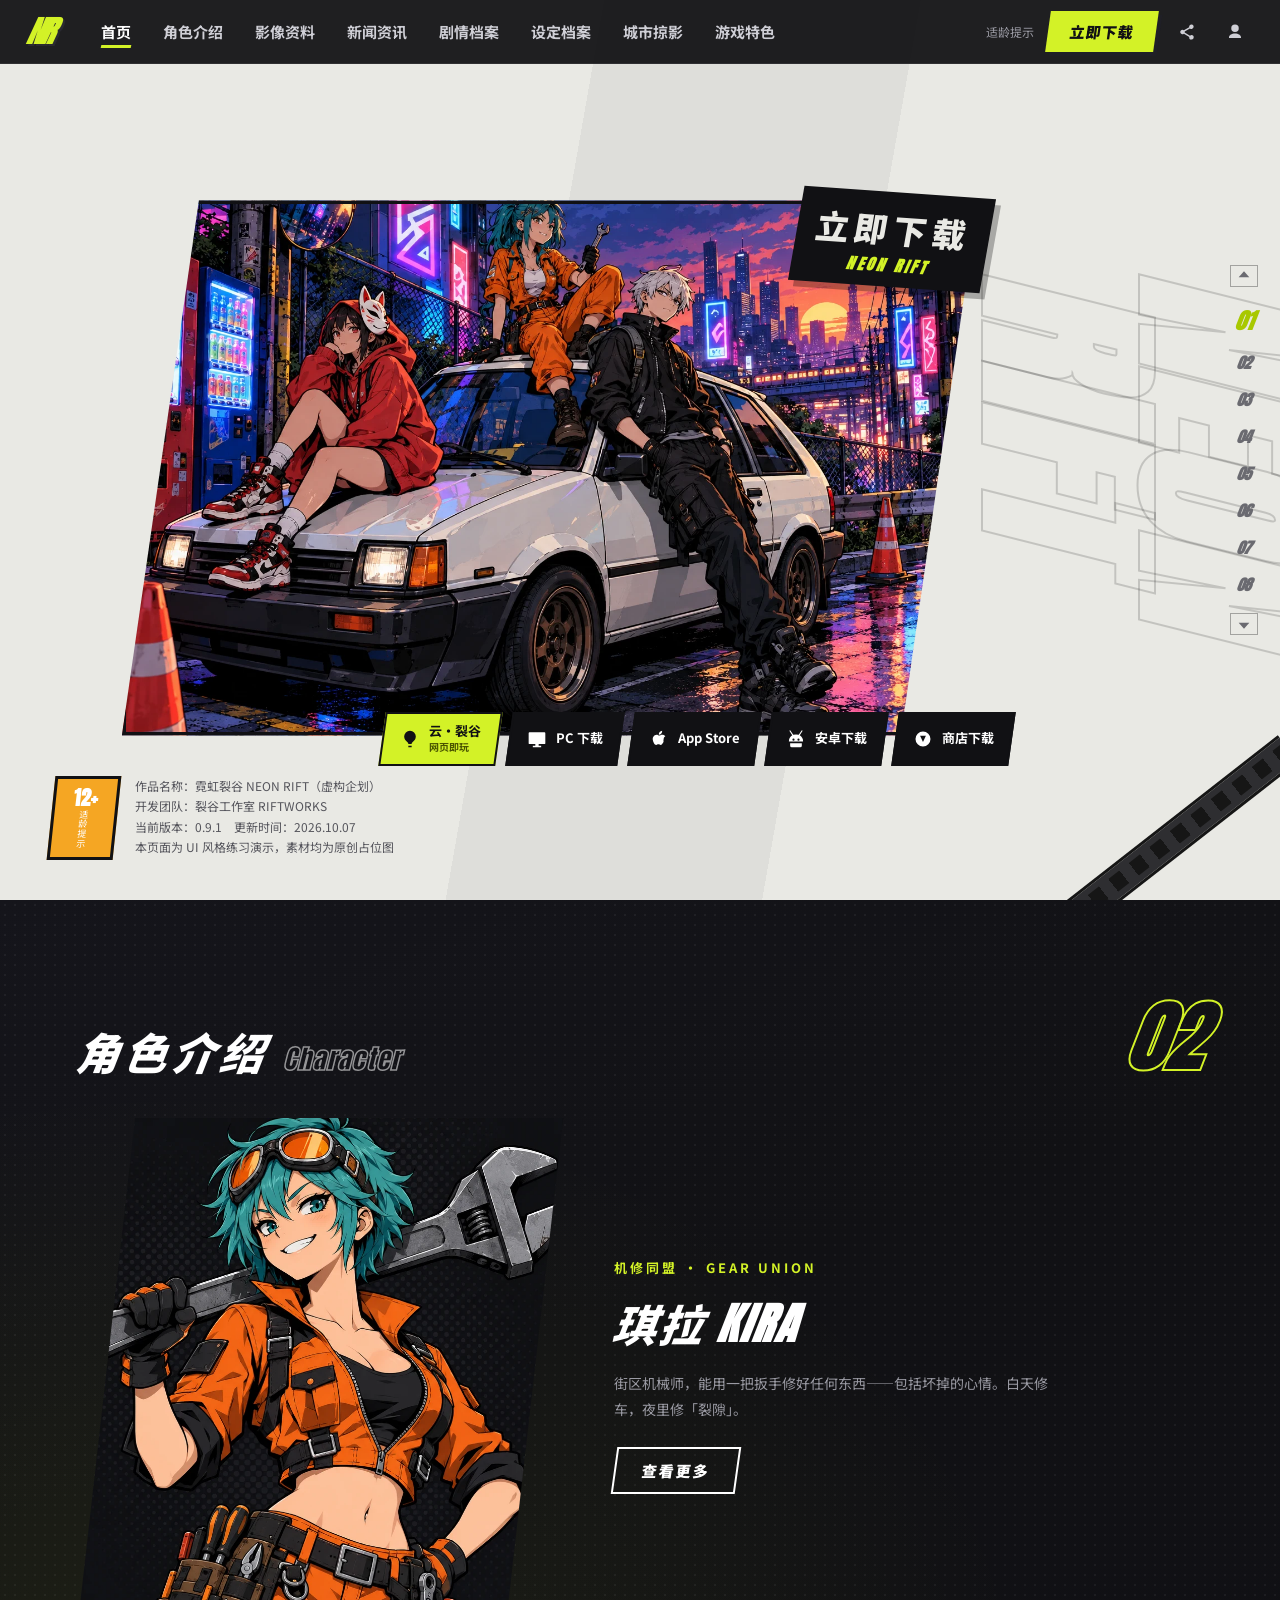
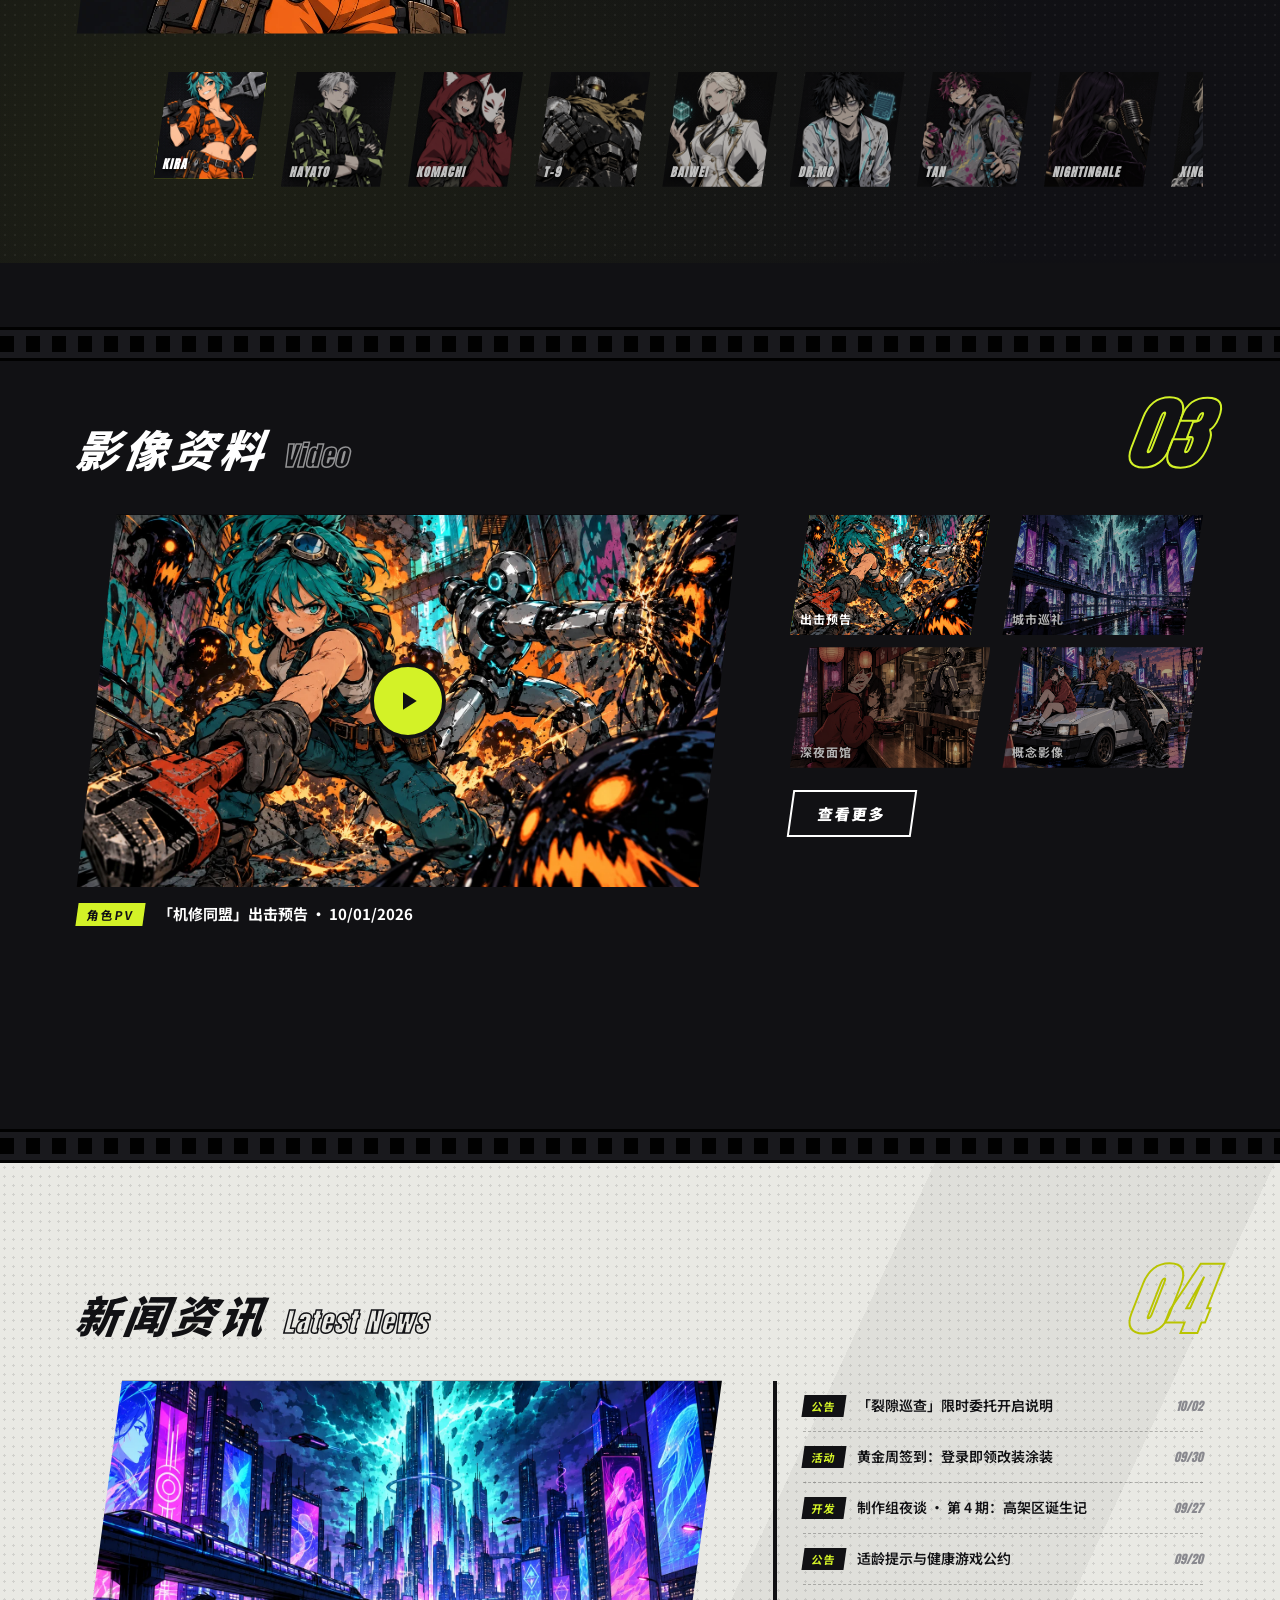
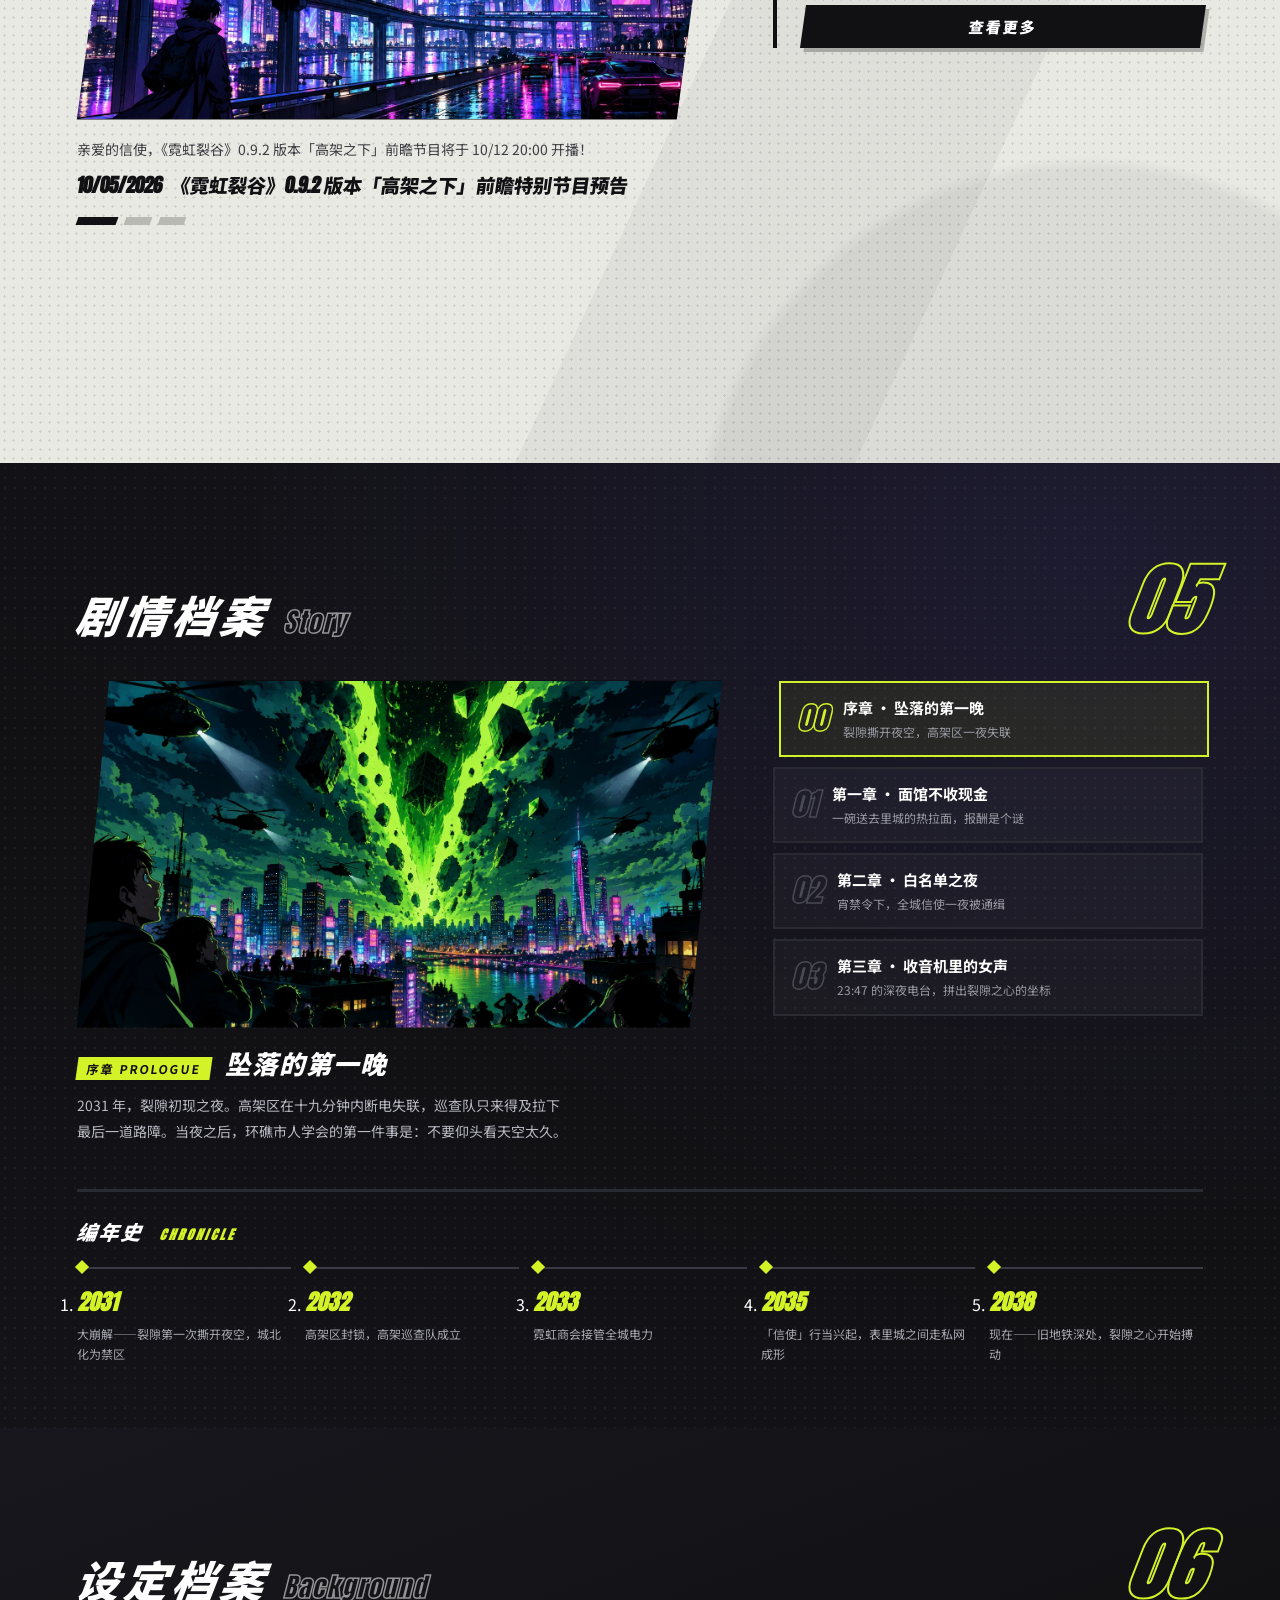
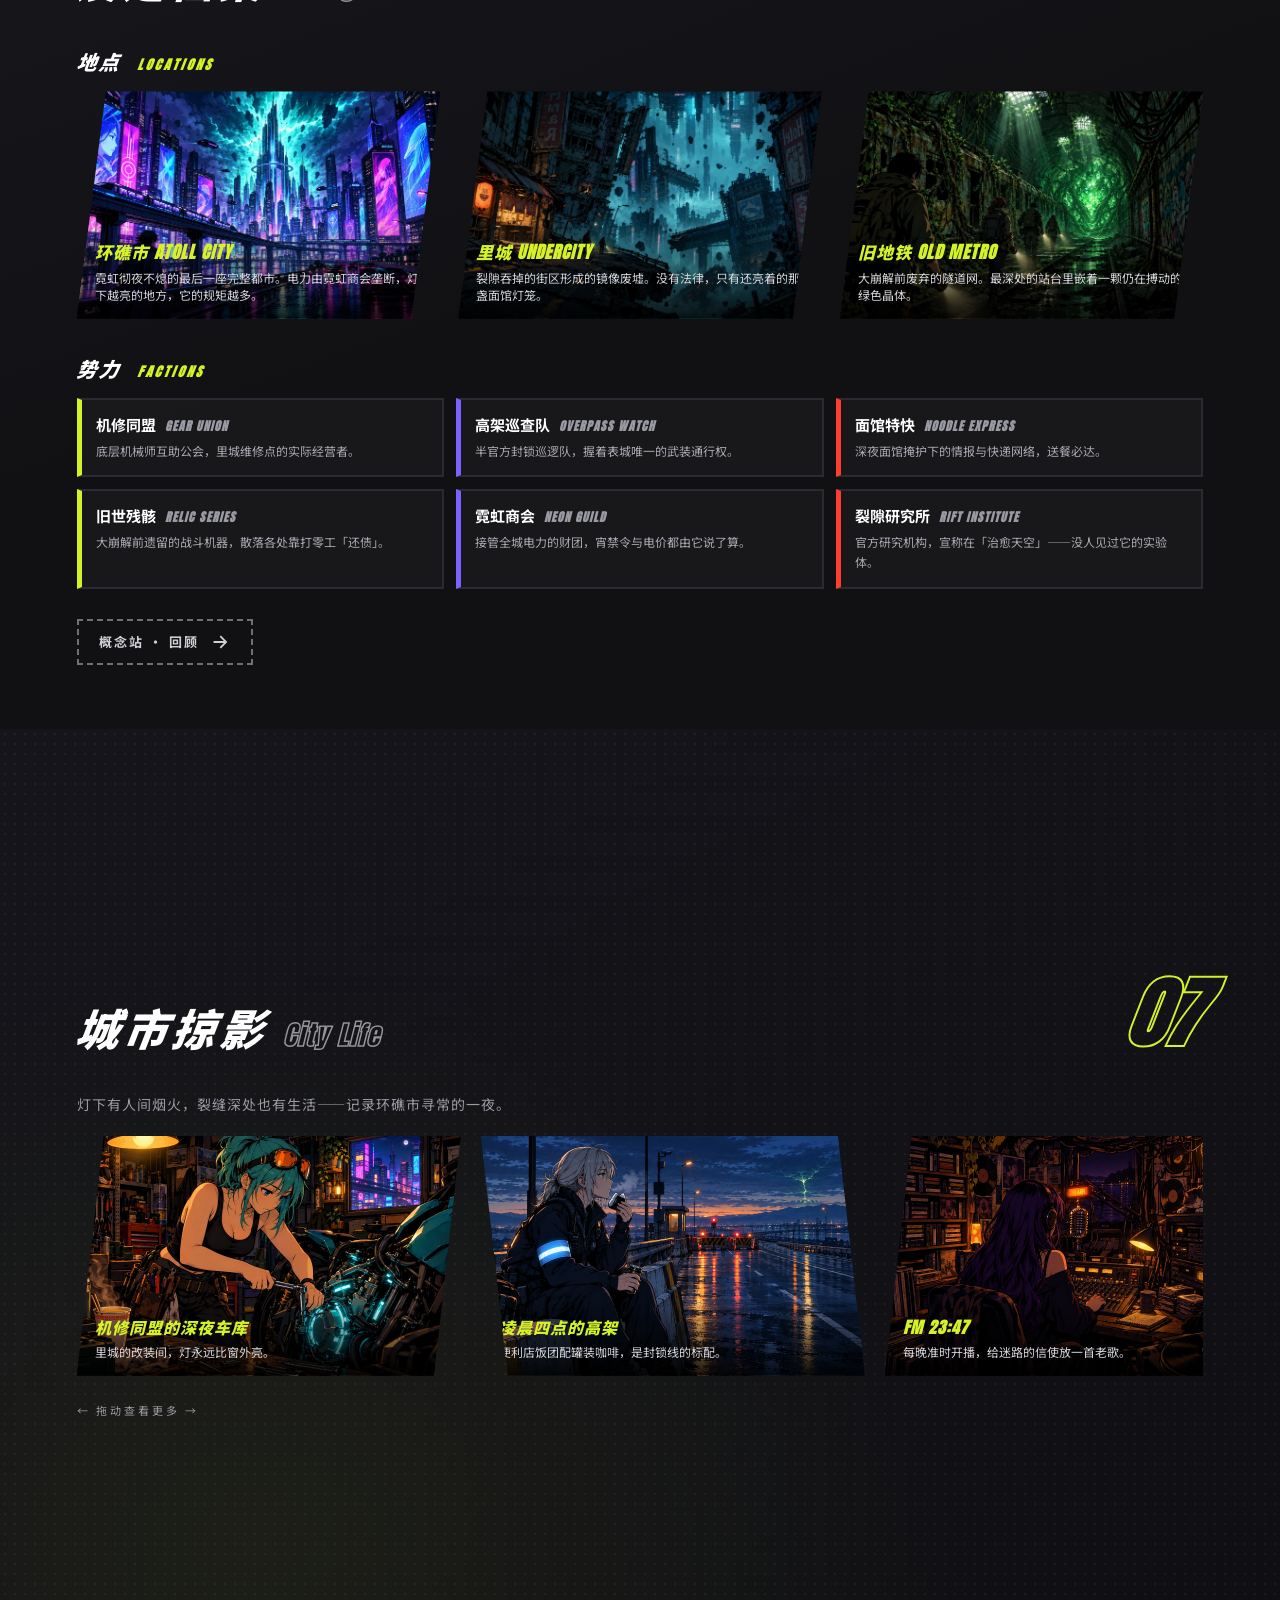
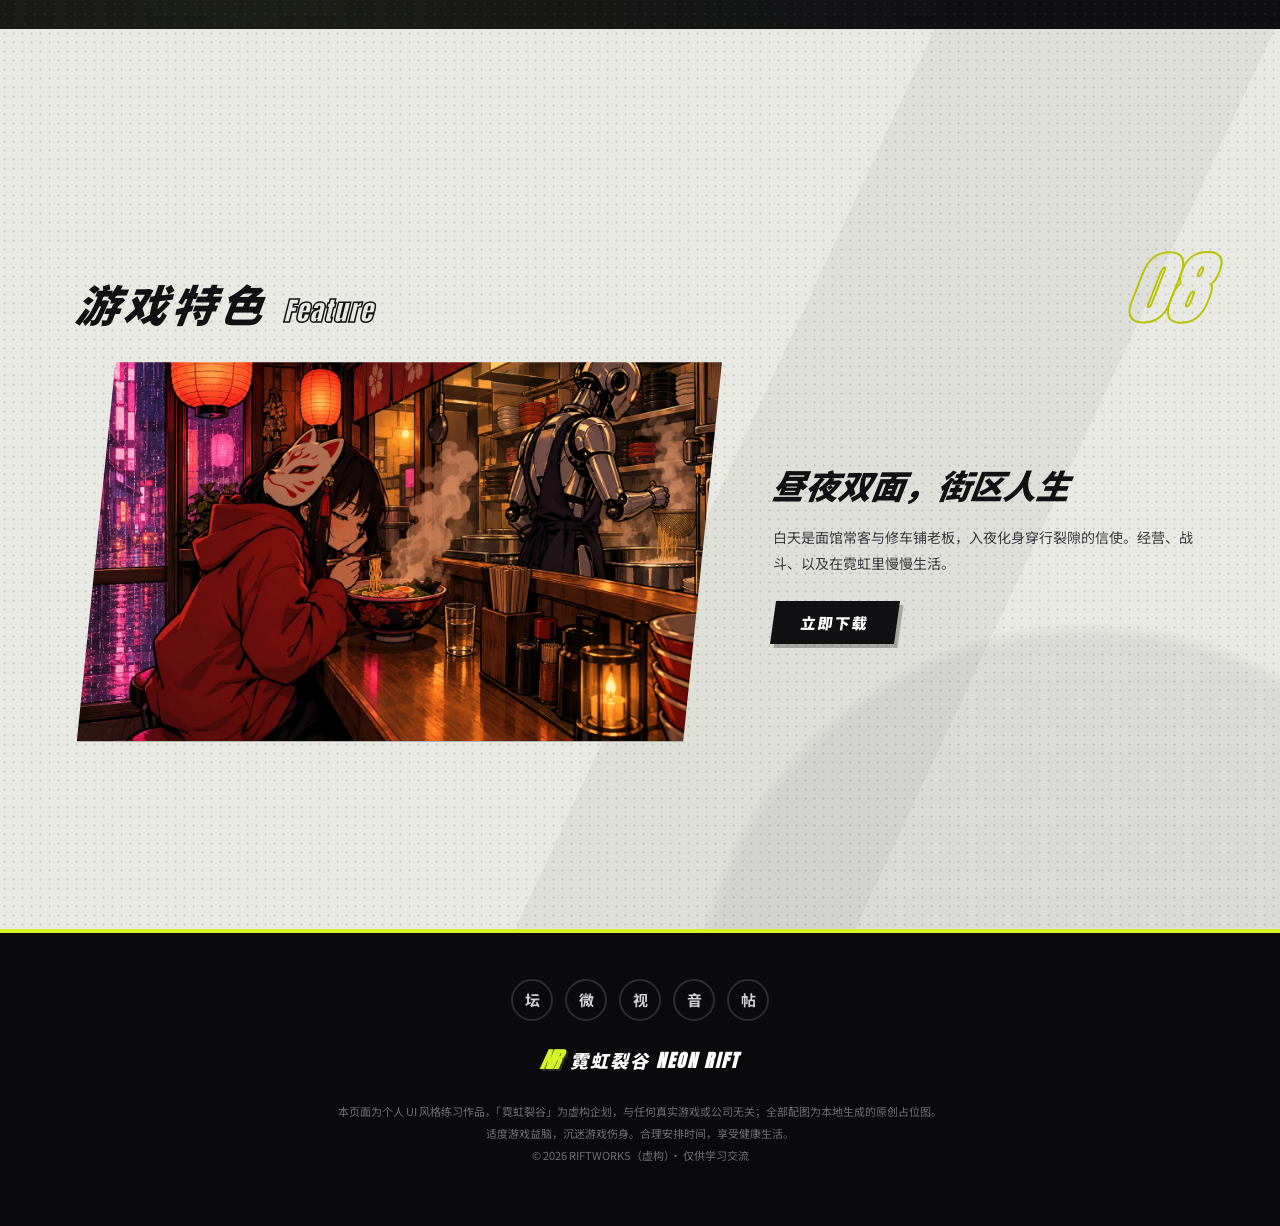
<file: index.html>
<!DOCTYPE html>
<html lang="zh-CN">
<head>
<meta charset="UTF-8">
<meta name="viewport" content="width=device-width, initial-scale=1.0">
<title>霓虹裂谷 NEON RIFT — 概念官网</title>
<meta name="description" content="「霓虹裂谷」风格练习页面：都市潮酷漫画风游戏官网 UI。">
<link rel="icon" href="data:image/svg+xml,%3Csvg xmlns='http://www.w3.org/2000/svg' viewBox='0 0 32 32'%3E%3Crect width='32' height='32' fill='%23d3f227'/%3E%3Ctext x='16' y='24' font-family='Arial Black' font-size='18' font-weight='900' text-anchor='middle' fill='%23111'%3ENR%3C/text%3E%3C/svg%3E">
<link rel="preconnect" href="https://fonts.googleapis.com">
<link rel="preconnect" href="https://fonts.gstatic.com" crossorigin>
<link href="https://fonts.googleapis.com/css2?family=Anton&family=Noto+Sans+SC:wght@400;500;700;900&display=swap" rel="stylesheet">
<link rel="stylesheet" href="css/style.css">
</head>
<body>

<!-- ======================= 顶部导航 ======================= -->
<header class="site-header" id="siteHeader">
  <div class="header-left">
    <a class="logo" href="#s01" aria-label="NEON RIFT 首页">
      <span class="logo-mark">NR</span>
    </a>
    <nav class="main-nav" aria-label="主导航">
      <a href="#s01" class="nav-link is-active">首页</a>
      <a href="#s02" class="nav-link">角色介绍</a>
      <a href="#s03" class="nav-link">影像资料</a>
      <a href="#s04" class="nav-link">新闻资讯</a>
      <a href="#s05" class="nav-link">剧情档案</a>
      <a href="#s06" class="nav-link">设定档案</a>
      <a href="#s07" class="nav-link">城市掠影</a>
      <a href="#s08" class="nav-link">游戏特色</a>
    </nav>
  </div>
  <div class="header-right">
    <a class="header-note" href="#footer">适龄提示</a>
    <a class="btn btn-lime header-dl" href="#s01">立即下载</a>
    <button class="icon-btn" aria-label="分享">
      <svg viewBox="0 0 24 24" width="18" height="18"><path fill="currentColor" d="M18 16.1a3 3 0 0 0-2 .8L8.9 12.7a3.4 3.4 0 0 0 0-1.4l7-4.1a3 3 0 1 0-1-1.7L7.9 9.7a3 3 0 1 0 0 4.6l7.1 4.2A3 3 0 1 0 18 16.1Z"/></svg>
    </button>
    <button class="icon-btn" aria-label="账号">
      <svg viewBox="0 0 24 24" width="18" height="18"><path fill="currentColor" d="M12 12a5 5 0 1 0-5-5 5 5 0 0 0 5 5Zm0 2c-4.4 0-8 2.2-8 5v1h16v-1c0-2.8-3.6-5-8-5Z"/></svg>
    </button>
  </div>
</header>

<!-- ======================= 侧边页码 ======================= -->
<aside class="pager" aria-label="页面导航">
  <button class="pager-arrow" id="pagerUp" aria-label="上一屏">
    <svg viewBox="0 0 24 24" width="16" height="16"><path fill="currentColor" d="M12 5 4 14h16L12 5Z"/></svg>
  </button>
  <ul class="pager-list" id="pagerList">
    <li class="is-active"><a href="#s01">01</a></li>
    <li><a href="#s02">02</a></li>
    <li><a href="#s03">03</a></li>
    <li><a href="#s04">04</a></li>
    <li><a href="#s05">05</a></li>
    <li><a href="#s06">06</a></li>
    <li><a href="#s07">07</a></li>
    <li><a href="#s08">08</a></li>
  </ul>
  <button class="pager-arrow" id="pagerDown" aria-label="下一屏">
    <svg viewBox="0 0 24 24" width="16" height="16"><path fill="currentColor" d="M12 19 4 10h16l-8 9Z"/></svg>
  </button>
</aside>

<main id="main">

  <!-- ======================= 01 主视觉 ======================= -->
  <section class="panel panel-hero" id="s01" data-title="首页">
    <span class="giant-word" aria-hidden="true">NEON<br>RIFT</span>

    <div class="hero-stage">
      <div class="hero-frame">
        <img class="hero-img" src="assets/img/hero.webp" alt="霓虹裂谷主视觉：三名信使倚靠在夜街老车上">
      </div>
      <div class="hero-stamp" aria-hidden="true">
        <span class="stamp-cn">立即下载</span>
        <span class="stamp-en">NEON&nbsp;RIFT</span>
      </div>
      <div class="hero-dl">
        <a class="dl-badge dl-primary" href="#s01">
          <svg viewBox="0 0 24 24" width="20" height="20"><path fill="currentColor" d="M12 2a7 7 0 0 0-7 7c0 3.2 1.9 5 3.4 6.3.9.8 1.6 1.5 1.6 2.7h4c0-1.2.7-1.9 1.6-2.7C17.1 14 19 12.2 19 9a7 7 0 0 0-7-7Zm-2 18h4v2h-4v-2Z"/></svg>
          <span>云·裂谷<br><em>网页即玩</em></span>
        </a>
        <a class="dl-badge" href="#s01">
          <svg viewBox="0 0 24 24" width="20" height="20"><path fill="currentColor" d="M3 4h18a1 1 0 0 1 1 1v12a1 1 0 0 1-1 1h-7v2h3v2H7v-2h3v-2H3a1 1 0 0 1-1-1V5a1 1 0 0 1 1-1Z"/></svg>
          <span>PC 下载</span>
        </a>
        <a class="dl-badge" href="#s01">
          <svg viewBox="0 0 24 24" width="20" height="20"><path fill="currentColor" d="M17.5 12.6c0-2.5 2-3.7 2.1-3.8-1.1-1.7-2.9-1.9-3.5-1.9-1.5-.2-2.9.9-3.7.9-.8 0-1.9-.9-3.2-.9A4.7 4.7 0 0 0 5.2 9.4C3.8 11 4.6 14.6 6 17c.7 1 1.5 2.1 2.6 2.1s1.4-.7 2.7-.7 1.6.7 2.7.7 1.8-1 2.5-2a8.7 8.7 0 0 0 1-2.2 3.9 3.9 0 0 1 0-2.3ZM14.8 5.3A4.4 4.4 0 0 0 15.8 2a4.6 4.6 0 0 0-3 1.6 4.2 4.2 0 0 0-1 3.2 3.8 3.8 0 0 0 3-1.5Z"/></svg>
          <span>App Store</span>
        </a>
        <a class="dl-badge" href="#s01">
          <svg viewBox="0 0 24 24" width="20" height="20"><path fill="currentColor" d="M7.5 7.5 4 2l1-.5L8.7 7a12 12 0 0 1 6.6 0L19 1.5l1 .5-3.5 5.5A8.5 8.5 0 0 1 20.5 15h-17A8.5 8.5 0 0 1 7.5 7.5ZM9 11.5a1.3 1.3 0 1 0 1.3 1.3A1.3 1.3 0 0 0 9 11.5Zm6 0a1.3 1.3 0 1 0 1.3 1.3 1.3 1.3 0 0 0-1.3-1.3ZM5 17v3a2 2 0 0 0 2 2h10a2 2 0 0 0 2-2v-3H5Z"/></svg>
          <span>安卓下载</span>
        </a>
        <a class="dl-badge" href="#s01">
          <svg viewBox="0 0 24 24" width="20" height="20"><path fill="currentColor" d="M12 3a9 9 0 1 0 9 9 9 9 0 0 0-9-9Zm-3.5 5h7L12 15.5 8.5 8Z"/></svg>
          <span>商店下载</span>
        </a>
      </div>
    </div>

    <div class="hero-meta">
      <div class="age-badge"><b>12+</b><span>适龄提示</span></div>
      <div class="meta-text">
        <p>作品名称：霓虹裂谷 NEON RIFT（虚构企划）</p>
        <p>开发团队：裂谷工作室 RIFTWORKS</p>
        <p>当前版本：0.9.1　更新时间：2026.10.07</p>
        <p>本页面为 UI 风格练习演示，素材均为原创占位图</p>
      </div>
    </div>

    <div class="film-strip film-corner" aria-hidden="true"></div>
  </section>

  <!-- ======================= 02 角色介绍 ======================= -->
  <section class="panel panel-dark panel-chars" id="s02" data-title="角色介绍">
    <header class="section-head">
      <h2 class="section-title"><em>角色介绍</em><span>Character</span></h2>
      <i class="head-num">02</i>
    </header>

    <div class="char-layout">
      <div class="char-display">
        <div class="char-frame"><img id="charImg" src="assets/img/char1.webp" alt="角色立绘"></div>
        <div class="char-info">
          <p class="char-faction" id="charFaction">机修同盟 · GEAR UNION</p>
          <h3 class="char-name" id="charName">琪拉 KIRA</h3>
          <p class="char-desc" id="charDesc">街区机械师，能用一把扳手修好任何东西——包括坏掉的心情。白天修车，夜里修「裂隙」。 </p>
          <a class="btn btn-ghost" href="#s02">查看更多</a>
        </div>
      </div>
      <ul class="char-strip" id="charStrip">
        <li class="is-active" data-idx="0" tabindex="0" role="button" aria-pressed="true" aria-label="查看角色：琪拉"><img src="assets/img/char1.webp" alt="琪拉"><span>KIRA</span></li>
        <li data-idx="1" tabindex="0" role="button" aria-pressed="false" aria-label="查看角色：隼人"><img src="assets/img/char2.webp" alt="隼人"><span>HAYATO</span></li>
        <li data-idx="2" tabindex="0" role="button" aria-pressed="false" aria-label="查看角色：小町"><img src="assets/img/char3.webp" alt="小町"><span>KOMACHI</span></li>
        <li data-idx="3" tabindex="0" role="button" aria-pressed="false" aria-label="查看角色：铁卫"><img src="assets/img/char4.webp" alt="铁卫"><span>T-9</span></li>
        <li data-idx="4" tabindex="0" role="button" aria-pressed="false" aria-label="查看角色：白苇"><img src="assets/img/char5.webp" alt="白苇"><span>BAIWEI</span></li>
        <li data-idx="5" tabindex="0" role="button" aria-pressed="false" aria-label="查看角色：墨博士"><img src="assets/img/char6.webp" alt="墨博士"><span>DR.MO</span></li>
        <li data-idx="6" tabindex="0" role="button" aria-pressed="false" aria-label="查看角色：阿炭"><img src="assets/img/char7.webp" alt="阿炭"><span>TAN</span></li>
        <li data-idx="7" tabindex="0" role="button" aria-pressed="false" aria-label="查看角色：夜莺"><img src="assets/img/char8.webp" alt="夜莺"><span>NIGHTINGALE</span></li>
        <li data-idx="8" tabindex="0" role="button" aria-pressed="false" aria-label="查看角色：杏子"><img src="assets/img/char9.webp" alt="杏子"><span>XINGZI</span></li>
        <li data-idx="9" tabindex="0" role="button" aria-pressed="false" aria-label="查看角色：清源"><img src="assets/img/char10.webp" alt="清源"><span>QINGYUAN</span></li>
        <li data-idx="10" tabindex="0" role="button" aria-pressed="false" aria-label="查看角色：薇拉"><img src="assets/img/char11.webp" alt="薇拉"><span>VERA</span></li>
      </ul>
    </div>
  </section>

  <!-- ======================= 03 影像资料 ======================= -->
  <section class="panel panel-dark panel-video" id="s03" data-title="影像资料">
    <div class="film-strip film-top" aria-hidden="true"></div>
    <header class="section-head">
      <h2 class="section-title"><em>影像资料</em><span>Video</span></h2>
      <i class="head-num">03</i>
    </header>

    <div class="video-layout">
      <div class="video-feature">
        <div class="video-frame" id="videoFrame">
          <img id="videoImg" src="assets/img/thumb-battle.webp" alt="视频封面">
          <button class="play-btn" aria-label="播放">
            <svg viewBox="0 0 24 24" width="30" height="30"><path fill="currentColor" d="M8 5v14l11-7L8 5Z"/></svg>
          </button>
        </div>
        <p class="video-caption"><span id="videoTag">角色PV</span><b id="videoTitle">「机修同盟」出击预告 · 10/01/2026</b></p>
      </div>
      <div class="video-list">
        <ul class="thumb-grid" id="thumbGrid">
          <li class="is-active" data-vid="0" tabindex="0" role="button" aria-pressed="true" aria-label="播放：出击预告"><img src="assets/img/thumb-battle.webp" alt=""><span>出击预告</span></li>
          <li data-vid="1" tabindex="0" role="button" aria-pressed="false" aria-label="播放：城市巡礼"><img src="assets/img/thumb-city.webp" alt=""><span>城市巡礼</span></li>
          <li data-vid="2" tabindex="0" role="button" aria-pressed="false" aria-label="播放：深夜面馆"><img src="assets/img/thumb-cafe.webp" alt=""><span>深夜面馆</span></li>
          <li data-vid="3" tabindex="0" role="button" aria-pressed="false" aria-label="播放：概念影像"><img src="assets/img/hero.webp" alt=""><span>概念影像</span></li>
        </ul>
        <a class="btn btn-ghost" href="#s03">查看更多</a>
      </div>
    </div>
    <div class="film-strip film-bottom" aria-hidden="true"></div>
  </section>

  <!-- ======================= 04 新闻资讯 ======================= -->
  <section class="panel panel-light panel-news" id="s04" data-title="新闻资讯">
    <header class="section-head">
      <h2 class="section-title"><em>新闻资讯</em><span>Latest News</span></h2>
      <i class="head-num">04</i>
    </header>

    <div class="news-layout">
      <div class="news-feature">
        <div class="news-frame"><img id="newsImg" src="assets/img/thumb-city.webp" alt="新闻头图"></div>
        <p class="news-line" id="newsLine">亲爱的信使，《霓虹裂谷》0.9.2 版本「高架之下」前瞻节目将于 10/12 20:00 开播！</p>
        <a class="news-headline" href="#s04" id="newsHeadline">10/05/2026　《霓虹裂谷》0.9.2 版本「高架之下」前瞻特别节目预告</a>
        <div class="news-dots" id="newsDots">
          <button class="is-active" data-news="0" aria-label="第 1 条" aria-pressed="true"></button>
          <button data-news="1" aria-label="第 2 条" aria-pressed="false"></button>
          <button data-news="2" aria-label="第 3 条" aria-pressed="false"></button>
        </div>
      </div>
      <div class="news-side">
        <ul class="news-list">
          <li><span class="news-tag">公告</span><a href="#s04">「裂隙巡查」限时委托开启说明</a><time>10/02</time></li>
          <li><span class="news-tag">活动</span><a href="#s04">黄金周签到：登录即领改装涂装</a><time>09/30</time></li>
          <li><span class="news-tag">开发</span><a href="#s04">制作组夜谈 · 第 4 期：高架区诞生记</a><time>09/27</time></li>
          <li><span class="news-tag">公告</span><a href="#s04">适龄提示与健康游戏公约</a><time>09/20</time></li>
        </ul>
        <a class="btn btn-ink" href="#s04">查看更多</a>
      </div>
    </div>
  </section>

  <!-- ======================= 05 剧情档案 ======================= -->
  <section class="panel panel-dark panel-story" id="s05" data-title="剧情档案">
    <header class="section-head">
      <h2 class="section-title"><em>剧情档案</em><span>Story</span></h2>
      <i class="head-num">05</i>
    </header>

    <div class="story-layout">
      <div class="story-feature">
        <div class="story-frame"><img id="storyImg" src="assets/img/ep0.webp" alt="章节配图"></div>
        <p class="story-meta"><span id="storyEp">序章 PROLOGUE</span><b id="storyTitle">坠落的第一晚</b></p>
        <p class="story-desc" id="storyDesc">2031 年，裂隙初现之夜。高架区在十九分钟内断电失联，巡查队只来得及拉下最后一道路障。当夜之后，环礁市人学会的第一件事是：不要仰头看天空太久。</p>
      </div>
      <ul class="story-list" id="storyList">
        <li class="is-active" data-ep="0" tabindex="0" role="button" aria-pressed="true" aria-label="阅读：序章·坠落的第一晚">
          <i>00</i>
          <div><b>序章 · 坠落的第一晚</b><p>裂隙撕开夜空，高架区一夜失联</p></div>
        </li>
        <li data-ep="1" tabindex="0" role="button" aria-pressed="false" aria-label="阅读：第一章·面馆不收现金">
          <i>01</i>
          <div><b>第一章 · 面馆不收现金</b><p>一碗送去里城的热拉面，报酬是个谜</p></div>
        </li>
        <li data-ep="2" tabindex="0" role="button" aria-pressed="false" aria-label="阅读：第二章·白名单之夜">
          <i>02</i>
          <div><b>第二章 · 白名单之夜</b><p>宵禁令下，全城信使一夜被通缉</p></div>
        </li>
        <li data-ep="3" tabindex="0" role="button" aria-pressed="false" aria-label="阅读：第三章·收音机里的女声">
          <i>03</i>
          <div><b>第三章 · 收音机里的女声</b><p>23:47 的深夜电台，拼出裂隙之心的坐标</p></div>
        </li>
      </ul>
    </div>

    <div class="chronicle">
      <h3 class="chronicle-title">编年史 <span>CHRONICLE</span></h3>
      <ol class="chronicle-list">
        <li><b>2031</b><span>大崩解——裂隙第一次撕开夜空，城北化为禁区</span></li>
        <li><b>2032</b><span>高架区封锁，高架巡查队成立</span></li>
        <li><b>2033</b><span>霓虹商会接管全城电力</span></li>
        <li><b>2035</b><span>「信使」行当兴起，表里城之间走私网成形</span></li>
        <li><b>2038</b><span>现在——旧地铁深处，裂隙之心开始搏动</span></li>
      </ol>
    </div>
  </section>

  <!-- ======================= 06 设定档案 ======================= -->
  <section class="panel panel-dark panel-world" id="s06" data-title="设定档案">
    <header class="section-head">
      <h2 class="section-title"><em>设定档案</em><span>Background</span></h2>
      <i class="head-num">06</i>
    </header>

    <div class="world-layout">
      <div class="world-group">
        <h3 class="world-sub">地点 <span>LOCATIONS</span></h3>
        <ul class="world-cards">
          <li class="world-card">
            <img src="assets/img/thumb-city.webp" alt="环礁市">
            <div class="world-card-txt"><b>环礁市 ATOLL CITY</b><p>霓虹彻夜不熄的最后一座完整都市。电力由霓虹商会垄断，灯下越亮的地方，它的规矩越多。</p></div>
          </li>
          <li class="world-card">
            <img src="assets/img/ep1.webp" alt="里城">
            <div class="world-card-txt"><b>里城 UNDERCITY</b><p>裂隙吞掉的街区形成的镜像废墟。没有法律，只有还亮着的那盏面馆灯笼。</p></div>
          </li>
          <li class="world-card">
            <img src="assets/img/ep3.webp" alt="旧地铁">
            <div class="world-card-txt"><b>旧地铁 OLD METRO</b><p>大崩解前废弃的隧道网。最深处的站台里嵌着一颗仍在搏动的绿色晶体。</p></div>
          </li>
        </ul>
      </div>
      <div class="world-group">
        <h3 class="world-sub">势力 <span>FACTIONS</span></h3>
        <ul class="faction-list">
          <li><b>机修同盟 <i>GEAR UNION</i></b><p>底层机械师互助公会，里城维修点的实际经营者。</p></li>
          <li><b>高架巡查队 <i>OVERPASS WATCH</i></b><p>半官方封锁巡逻队，握着表城唯一的武装通行权。</p></li>
          <li><b>面馆特快 <i>NOODLE EXPRESS</i></b><p>深夜面馆掩护下的情报与快递网络，送餐必达。</p></li>
          <li><b>旧世残骸 <i>RELIC SERIES</i></b><p>大崩解前遗留的战斗机器，散落各处靠打零工「还债」。</p></li>
          <li><b>霓虹商会 <i>NEON GUILD</i></b><p>接管全城电力的财团，宵禁令与电价都由它说了算。</p></li>
          <li><b>裂隙研究所 <i>RIFT INSTITUTE</i></b><p>官方研究机构，宣称在「治愈天空」——没人见过它的实验体。</p></li>
        </ul>
      </div>
      <a class="world-concept" href="#s06">
        <span>概念站 · 回顾</span>
        <svg viewBox="0 0 24 24" width="22" height="22"><path fill="currentColor" d="M5 11h11.2l-4.6-4.6L13 5l7 7-7 7-1.4-1.4 4.6-4.6H5v-2Z"/></svg>
      </a>
    </div>
  </section>

  <!-- ======================= 07 城市掠影 ======================= -->
  <section class="panel panel-dark panel-citylife" id="s07" data-title="城市掠影">
    <header class="section-head">
      <h2 class="section-title"><em>城市掠影</em><span>City Life</span></h2>
      <i class="head-num">07</i>
    </header>

    <div class="citylife-wrap">
      <p class="citylife-note">灯下有人间烟火，裂缝深处也有生活——记录环礁市寻常的一夜。</p>
      <ul class="citylife-strip" id="citylifeStrip">
        <li class="citylife-card">
          <img src="assets/img/life1.webp" alt="琪拉的修车铺">
          <div class="citylife-txt"><b>机修同盟的深夜车库</b><p>里城的改装间，灯永远比窗外亮。</p></div>
        </li>
        <li class="citylife-card">
          <img src="assets/img/life2.webp" alt="隼人的凌晨班">
          <div class="citylife-txt"><b>凌晨四点的高架</b><p>便利店饭团配罐装咖啡，是封锁线的标配。</p></div>
        </li>
        <li class="citylife-card">
          <img src="assets/img/life3.webp" alt="夜莺的直播间">
          <div class="citylife-txt"><b>FM 23:47</b><p>每晚准时开播，给迷路的信使放一首老歌。</p></div>
        </li>
        <li class="citylife-card">
          <img src="assets/img/life4.webp" alt="阿炭的荧光路标">
          <div class="citylife-txt"><b>墙上的荧光标记</b><p>看不懂的当它是涂鸦，看得懂的当它是命。</p></div>
        </li>
        <li class="citylife-card">
          <img src="assets/img/life5.webp" alt="面馆后厨的铁卫">
          <div class="citylife-txt"><b>面馆后厨</b><p>铁卫 T-9 的手最稳——葱花切得比谁都细。</p></div>
        </li>
      </ul>
      <span class="citylife-hint">← 拖动查看更多 →</span>
    </div>
  </section>

  <!-- ======================= 08 游戏特色 ======================= -->
  <section class="panel panel-light panel-feature" id="s08" data-title="游戏特色">
    <header class="section-head">
      <h2 class="section-title"><em>游戏特色</em><span>Feature</span></h2>
      <i class="head-num">08</i>
    </header>

    <div class="feature-layout">
      <div class="feature-frame"><img src="assets/img/thumb-cafe.webp" alt="昼与夜的双面生活"></div>
      <div class="feature-caption">
        <h3>昼夜双面，街区人生</h3>
        <p>白天是面馆常客与修车铺老板，入夜化身穿行裂隙的信使。经营、战斗、以及在霓虹里慢慢生活。</p>
        <a class="btn btn-ink" href="#s01">立即下载</a>
      </div>
    </div>
  </section>

  <!-- ======================= 页脚 ======================= -->
  <footer class="site-footer" id="footer">
    <ul class="social-row">
      <li><a href="#footer" aria-label="社区">坛</a></li>
      <li><a href="#footer" aria-label="微博">微</a></li>
      <li><a href="#footer" aria-label="视频站">视</a></li>
      <li><a href="#footer" aria-label="音乐">音</a></li>
      <li><a href="#footer" aria-label="论坛">帖</a></li>
    </ul>
    <div class="footer-brand">
      <span class="logo-mark logo-mark-sm">NR</span>
      <b>霓虹裂谷 NEON RIFT</b>
    </div>
    <div class="footer-legal">
      <p>本页面为个人 UI 风格练习作品，「霓虹裂谷」为虚构企划，与任何真实游戏或公司无关；全部配图为本地生成的原创占位图。</p>
      <p>适度游戏益脑，沉迷游戏伤身。合理安排时间，享受健康生活。</p>
      <p>© 2026 RIFTWORKS（虚构）· 仅供学习交流</p>
    </div>
  </footer>

</main>

<script src="js/main.js"></script>
</body>
</html>
</file>
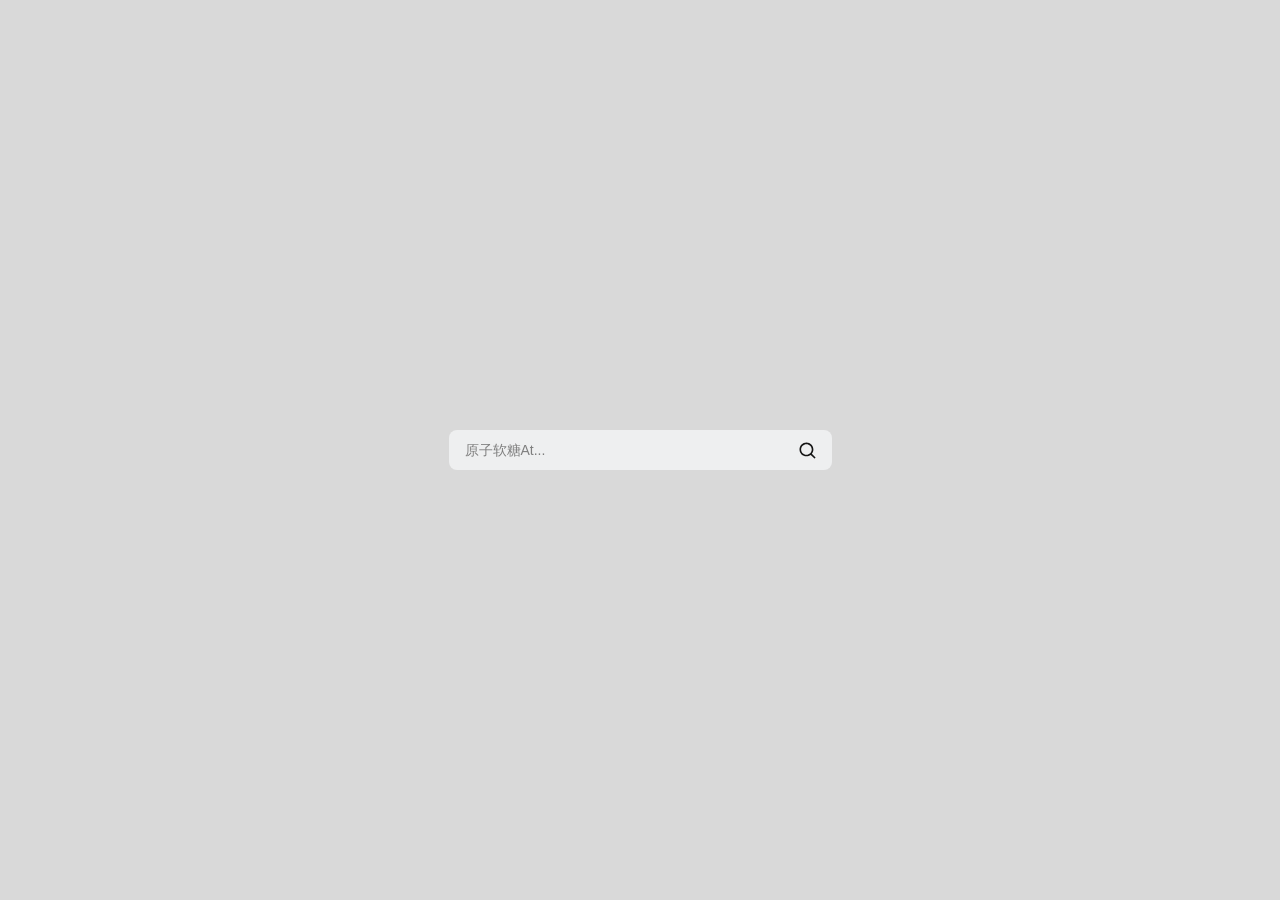
<file: yzrt-ui-samples/B站搜索栏/index.html>
<!DOCTYPE html>
<html lang="en">
<head>
    <meta charset="UTF-8">
    <title>Title</title>

    <meta name="viewport" content="width=device-width, initial-scale=1.0">

    <link href="css/styles.css" rel="stylesheet">
</head>
<body>
    <div class="search-box">
        <input class="search-input" type="text" placeholder="原子软糖At...">

        <div class="search-btn">
            <svg class="svg" viewBox="0 0 17 17" fill="none"
                 xmlns="http://www.w3.org/2000/svg"><path fill-rule="evenodd" clip-rule="evenodd" d="M16.3451 15.2003C16.6377 15.4915 16.4752 15.772 16.1934 16.0632C16.15 16.1279 16.0958 16.1818 16.0525 16.2249C15.7707 16.473 15.4456 16.624 15.1854 16.3652L11.6848 12.8815C10.4709 13.8198 8.97529 14.3267 7.44714 14.3267C3.62134 14.3267 0.5 11.2314 0.5 7.41337C0.5 3.60616 3.6105 0.5 7.44714 0.5C11.2729 0.5 14.3943 3.59538 14.3943 7.41337C14.3943 8.98802 13.8524 10.5087 12.8661 11.7383L16.3451 15.2003ZM2.13647 7.4026C2.13647 10.3146 4.52083 12.6766 7.43624 12.6766C10.3517 12.6766 12.736 10.3146 12.736 7.4026C12.736 4.49058 10.3517 2.1286 7.43624 2.1286C4.50999 2.1286 2.13647 4.50136 2.13647 7.4026Z" fill="currentColor"></path></svg>
        </div>
    </div>
    <div class="overlay"></div>
</body>
</html>
</file>
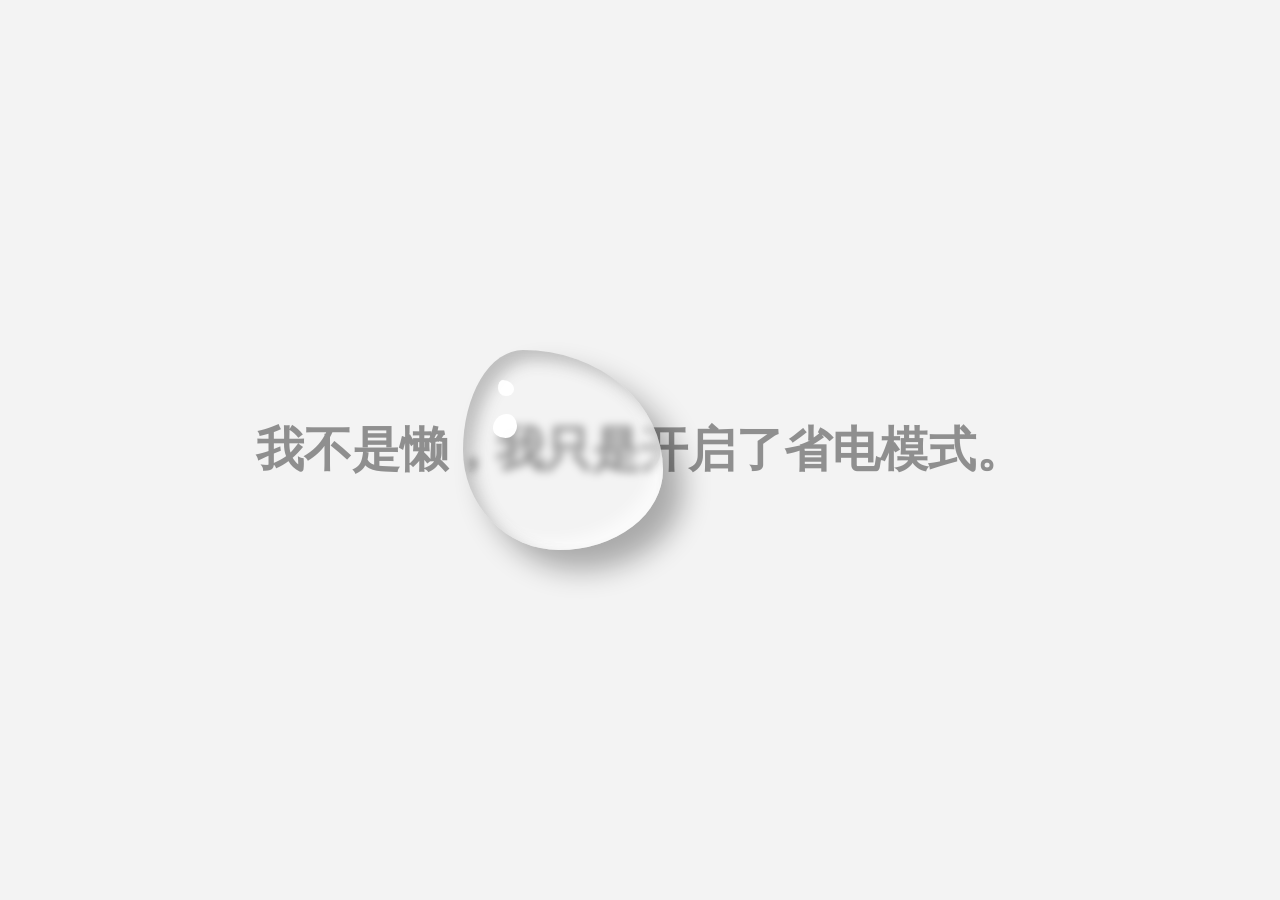
<file: yzrt-ui-samples/CSS水滴/index.html>
<!DOCTYPE html>
<html lang="en">
<head>
    <meta charset="UTF-8">
    <title></title>

    <meta name="viewport" content="width=device-width, initial-scale=1.0">

    <link href="css/styles.css" rel="stylesheet">
</head>
<body>
    <div class="content">
        <div class="title">我不是懒，我只是开启了省电模式。</div>

        <div class="dot"></div>
    </div>
</body>
</html>
</file>
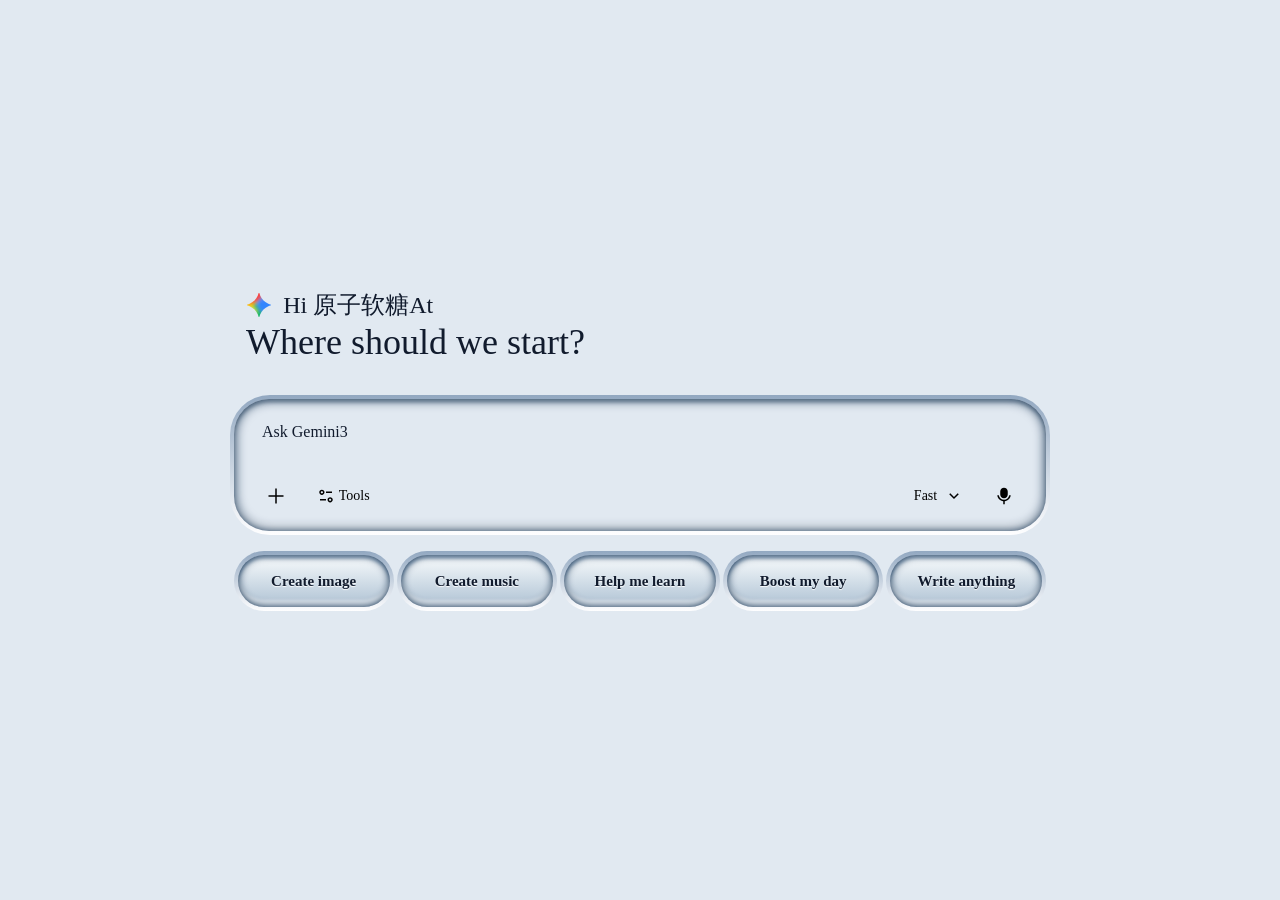
<file: yzrt-ui-samples/Gemini UI/index.html>
<!DOCTYPE html>
<html lang="en">
<head>
    <meta charset="UTF-8">
    <title></title>

    <meta name="viewport" content="width=device-width, initial-scale=1.0">

    <link href="css/styles.css" rel="stylesheet">
</head>
<body>
<section class="main">
    <div class="header">
        <div class="des">
            <img class="icon" src="imgs/icon.svg">
            <span class="text">Hi 原子软糖At</span>
        </div>
        <div class="title">Where should we start?</div>
    </div>

    <div class="chat">
        <div class="chat-inside">
            <input class="chat-input" type="text" placeholder="Ask Gemini3">

            <div class="chat-row">
                <div class="left">
                    <div class="list">
                        <div class="btn-mini add-btn">
                            <svg xmlns="http://www.w3.org/2000/svg" viewBox="0 0 24 24" fill="currentColor"><path d="M11 11.0001L11 2.0005L13 2.00049L13 11.0001L22.0001 10.9999L22.0002 12.9999L13 13.0001L13.0001 22L11.0001 22L11.0001 13.0001L2.00004 13.0003L2 11.0003L11 11.0001Z"></path></svg>
                        </div>

                        <div class="list-menu">
                            <div class="type">
                                <svg xmlns="http://www.w3.org/2000/svg" viewBox="0 0 24 24" fill="currentColor"><path d="M17.6567 14.8284L16.2425 13.4142L17.6567 12C19.2188 10.4379 19.2188 7.90524 17.6567 6.34314C16.0946 4.78105 13.5619 4.78105 11.9998 6.34314L10.5856 7.75736L9.17139 6.34314L10.5856 4.92893C12.9287 2.58578 16.7277 2.58578 19.0709 4.92893C21.414 7.27208 21.414 11.0711 19.0709 13.4142L17.6567 14.8284ZM14.8282 17.6569L13.414 19.0711C11.0709 21.4142 7.27189 21.4142 4.92875 19.0711C2.5856 16.7279 2.5856 12.9289 4.92875 10.5858L6.34296 9.17157L7.75717 10.5858L6.34296 12C4.78086 13.5621 4.78086 16.0948 6.34296 17.6569C7.90506 19.2189 10.4377 19.2189 11.9998 17.6569L13.414 16.2426L14.8282 17.6569ZM14.8282 7.75736L16.2425 9.17157L9.17139 16.2426L7.75717 14.8284L14.8282 7.75736Z"></path></svg>
                                <span class="type-text">Upload files</span>
                            </div>
                            <div class="type">
                                <svg xmlns="http://www.w3.org/2000/svg" viewBox="0 0 24 24" fill="currentColor"><path d="M9.09742 6.15015L4.31009 14.4431L6.06471 17.4746L10.8502 9.18597L9.09742 6.15015ZM7.79701 18.4742H17.3651L19.1162 15.44H9.54877L7.79701 18.4742ZM19.1109 13.44L14.3252 5.15002H10.8294L15.6156 13.44H19.1109ZM8.52 3.15002H15.48L22 14.4444L18.52 20.4742H5.49L2 14.4444L8.52 3.15002ZM12.0049 11.186L10.7035 13.44H13.3062L12.0049 11.186Z"></path></svg>
                                <span class="type-text">Add from Drive</span>
                            </div>
                            <div class="type">
                                <svg xmlns="http://www.w3.org/2000/svg" viewBox="0 0 24 24" fill="currentColor"><path d="M16.5 3C19.5376 3 22 5.5 22 9C22 16 14.5 20 12 21.5C9.5 20 2 16 2 9C2 5.5 4.5 3 7.5 3C9.35997 3 11 4 12 5C13 4 14.64 3 16.5 3ZM12.9339 18.6038C13.8155 18.0485 14.61 17.4955 15.3549 16.9029C18.3337 14.533 20 11.9435 20 9C20 6.64076 18.463 5 16.5 5C15.4241 5 14.2593 5.56911 13.4142 6.41421L12 7.82843L10.5858 6.41421C9.74068 5.56911 8.5759 5 7.5 5C5.55906 5 4 6.6565 4 9C4 11.9435 5.66627 14.533 8.64514 16.9029C9.39 17.4955 10.1845 18.0485 11.0661 18.6038C11.3646 18.7919 11.6611 18.9729 12 19.1752C12.3389 18.9729 12.6354 18.7919 12.9339 18.6038Z"></path></svg>
                                <span class="type-text">一键三连</span>
                            </div>
                            <div class="type">
                                <svg xmlns="http://www.w3.org/2000/svg" viewBox="0 0 24 24" fill="currentColor"><path d="M12 4C16.4183 4 20 7.58172 20 12C20 16.4183 16.4183 20 12 20H7.69043C8.59297 19.0595 9.21538 17.8481 9.42355 16.5H12C14.4853 16.5 16.5 14.4853 16.5 12C16.5 9.51472 14.4853 7.5 12 7.5C9.51472 7.5 7.5 9.51472 7.5 12V15.5C7.5 17.6416 6.00399 19.4338 4 19.8885V12C4 7.58172 7.58172 4 12 4ZM12 22C17.5228 22 22 17.5228 22 12C22 6.47715 17.5228 2 12 2C6.47715 2 2 6.47715 2 12V22H12ZM9.5 14.5V12C9.5 10.6193 10.6193 9.5 12 9.5C13.3807 9.5 14.5 10.6193 14.5 12C14.5 13.3807 13.3807 14.5 12 14.5H9.5Z"></path></svg>
                                <span class="type-text">NotebookLM</span>
                            </div>
                        </div>
                    </div>

                    <div class="list">
                        <div class="btn-mini tools-btn">
                            <svg xmlns="http://www.w3.org/2000/svg" viewBox="0 0 24 24" fill="currentColor"><path d="M5 7C5 6.17157 5.67157 5.5 6.5 5.5C7.32843 5.5 8 6.17157 8 7C8 7.82843 7.32843 8.5 6.5 8.5C5.67157 8.5 5 7.82843 5 7ZM6.5 3.5C4.567 3.5 3 5.067 3 7C3 8.933 4.567 10.5 6.5 10.5C8.433 10.5 10 8.933 10 7C10 5.067 8.433 3.5 6.5 3.5ZM12 8H20V6H12V8ZM16 17C16 16.1716 16.6716 15.5 17.5 15.5C18.3284 15.5 19 16.1716 19 17C19 17.8284 18.3284 18.5 17.5 18.5C16.6716 18.5 16 17.8284 16 17ZM17.5 13.5C15.567 13.5 14 15.067 14 17C14 18.933 15.567 20.5 17.5 20.5C19.433 20.5 21 18.933 21 17C21 15.067 19.433 13.5 17.5 13.5ZM4 16V18H12V16H4Z"></path></svg>
                            <span>Tools</span>
                        </div>

                        <div class="list-menu tools">
                            <div class="type">
                                <svg xmlns="http://www.w3.org/2000/svg" viewBox="0 0 24 24" fill="currentColor"><path d="M15.9991 2.99995C19.3131 2.99995 22 5.69516 22 8.9941V21H8.00099C4.68693 21 2.00001 18.3048 2.00001 15.0058V10.6572C2.62568 10.8784 3.29859 11 4.00001 11C7.31372 11 10 8.31367 10 4.99995C10 4.29854 9.87844 3.62562 9.65724 2.99995H15.9991ZM8.00002 13H10V11H8.00002V13ZM14 13H16V11H14V13ZM3.52931 1.31928C3.70584 0.89349 4.29418 0.893492 4.47071 1.31928L4.72364 1.93061C5.15555 2.9734 5.96155 3.80612 6.97462 4.25679L7.6924 4.57612C8.10268 4.75894 8.10263 5.35615 7.6924 5.53902L6.93263 5.87691C5.94498 6.31619 5.15339 7.11941 4.71388 8.12789L4.46681 8.69332C4.28636 9.10745 3.71366 9.10745 3.53321 8.69332L3.28614 8.12789C2.84661 7.11942 2.05506 6.31619 1.06739 5.87691L0.307623 5.53902C-0.102517 5.35615 -0.102565 4.75894 0.307623 4.57612L1.0254 4.25679C2.03845 3.80613 2.84446 2.97343 3.27638 1.93061L3.52931 1.31928Z"></path></svg>
                                <span class="type-text">Create image</span>
                            </div>
                            <div class="type">
                                <svg xmlns="http://www.w3.org/2000/svg" viewBox="0 0 24 24" fill="currentColor"><path d="M20.4668 8.69379L20.7134 8.12811C21.1529 7.11947 21.9445 6.31641 22.9323 5.87708L23.6919 5.53922C24.1027 5.35653 24.1027 4.75881 23.6919 4.57612L22.9748 4.25714C21.9616 3.80651 21.1558 2.97373 20.7238 1.93083L20.4706 1.31953C20.2942 0.893489 19.7058 0.893489 19.5293 1.31953L19.2761 1.93083C18.8442 2.97373 18.0384 3.80651 17.0252 4.25714L16.308 4.57612C15.8973 4.75881 15.8973 5.35653 16.308 5.53922L17.0677 5.87708C18.0555 6.31641 18.8471 7.11947 19.2866 8.12811L19.5331 8.69379C19.7136 9.10792 20.2864 9.10792 20.4668 8.69379ZM12 2C6.47715 2 2 6.47715 2 12C2 17.5228 6.47715 22 12 22C17.5228 22 22 17.5228 22 12C22 11.5975 21.9762 11.2002 21.9298 10.8094L19.9437 11.0452C19.9809 11.3579 20 11.6765 20 12C20 12.9012 19.851 13.7676 19.5762 14.5759L15.7073 10.707C15.3168 10.3164 14.6836 10.3164 14.2931 10.707L6.86516 18.1349C5.11372 16.6674 4 14.4637 4 12C4 7.58172 7.58172 4 12 4C12.6919 4 13.3618 4.0876 14 4.25179L14.4983 2.31487C13.6987 2.10914 12.8614 2 12 2ZM9 12C10.1046 12 11 11.1046 11 10C11 8.89543 10.1046 8 9 8C7.89543 8 7 8.89543 7 10C7 11.1046 7.89543 12 9 12Z"></path></svg>
                                <span class="type-text">Canvas</span>
                            </div>
                            <div class="type">
                                <svg xmlns="http://www.w3.org/2000/svg" viewBox="0 0 24 24" fill="currentColor"><path d="M11 1.99964C11.2639 1.99964 11.525 2.01348 11.7832 2.03578C11.4424 2.63427 11.202 3.29716 11.084 4.0016C11.056 4.00127 11.028 3.99965 11 3.99965C7.13263 3.99965 4.00021 7.13233 4 10.9997C4 14.8672 7.1325 17.9997 11 17.9997C12.8956 17.9997 14.6148 17.2468 15.875 16.0241L16.0244 15.8747C17.247 14.6145 18 12.8951 18 10.9997C18 10.9714 17.9974 10.9429 17.9971 10.9147C18.7018 10.7968 19.3642 10.5563 19.9629 10.2155C19.9852 10.4739 20 10.7355 20 10.9997C20 13.1235 19.2632 15.077 18.0312 16.6169L22.3135 20.8991L20.8994 22.3132L16.6172 18.0309C15.0773 19.263 13.124 19.9997 11 19.9997C6.032 19.9997 2 15.9677 2 10.9997C2.00021 6.03182 6.03213 1.99964 11 1.99964ZM16.5293 1.31898C16.7059 0.893192 17.2942 0.89318 17.4707 1.31898L17.7236 1.93031C18.1556 2.9731 18.9616 3.80582 19.9746 4.25648L20.6924 4.57582C21.1026 4.75864 21.1026 5.35584 20.6924 5.53871L19.9326 5.8766C18.9449 6.31588 18.1534 7.11911 17.7139 8.12758L17.4668 8.69302C17.2864 9.10715 16.7137 9.10715 16.5332 8.69302L16.2871 8.12758C15.8476 7.11895 15.0552 6.31593 14.0674 5.8766L13.3076 5.53871C12.8974 5.35585 12.8974 4.75863 13.3076 4.57582L14.0254 4.25648C15.0385 3.80582 15.8445 2.97312 16.2764 1.93031L16.5293 1.31898Z"></path></svg>
                                <span class="type-text">Deep research</span>
                            </div>
                            <div class="type">
                                <svg xmlns="http://www.w3.org/2000/svg" viewBox="0 0 24 24" fill="currentColor"><path d="M12 13.5351V3H20V6H14V17C14 19.2091 12.2091 21 10 21C7.79086 21 6 19.2091 6 17C6 14.7909 7.79086 13 10 13C10.7286 13 11.4117 13.1948 12 13.5351Z"></path></svg>
                                <span class="type-text">Create music</span>
                            </div>
                            <div class="type">
                                <svg xmlns="http://www.w3.org/2000/svg" viewBox="0 0 24 24" fill="currentColor"><path d="M2 3.9934C2 3.44476 2.45531 3 2.9918 3H21.0082C21.556 3 22 3.44495 22 3.9934V20.0066C22 20.5552 21.5447 21 21.0082 21H2.9918C2.44405 21 2 20.5551 2 20.0066V3.9934ZM11 5H4V19H11V5ZM13 5V19H20V5H13ZM14 7H19V9H14V7ZM14 10H19V12H14V10Z"></path></svg>
                                <span class="type-text">Guided learning</span>
                            </div>
                        </div>
                    </div>
                </div>

                <div class="right">
                    <div class="list">
                        <div class="btn-mini fast-btn">
                            <span>Fast</span>
                            <svg xmlns="http://www.w3.org/2000/svg" viewBox="0 0 24 24" fill="currentColor"><path d="M11.9999 13.1714L16.9497 8.22168L18.3639 9.63589L11.9999 15.9999L5.63599 9.63589L7.0502 8.22168L11.9999 13.1714Z"></path></svg>
                        </div>

                        <div class="list-menu fast">
                            <div class="type">
                                <span class="type-text">Fast</span>
                                <span class="type-des">Answers quickly</span>
                            </div>
                            <div class="type">
                                <span class="type-text">Thinking</span>
                                <span class="type-des">Solves complex problems</span>
                            </div>
                            <div class="type">
                                <span class="type-text">Pro</span>
                                <span class="type-des">Advanced math and code with 3.1 Pro</span>
                            </div>
                            <div class="type">
                                <span class="type-text">Upgrade to Google AI Plus</span>
                                <span class="type-des">Get access to select Pro features</span>
                            </div>
                        </div>
                    </div>

                    <div class="btn-mini add-btn">
                        <svg xmlns="http://www.w3.org/2000/svg" viewBox="0 0 24 24" fill="currentColor"><path d="M11.9998 1C14.7612 1 16.9998 3.23858 16.9998 6V10C16.9998 12.7614 14.7612 15 11.9998 15C9.23833 15 6.99976 12.7614 6.99976 10V6C6.99976 3.23858 9.23833 1 11.9998 1ZM3.05469 11H5.07065C5.55588 14.3923 8.47329 17 11.9998 17C15.5262 17 18.4436 14.3923 18.9289 11H20.9448C20.4837 15.1716 17.1714 18.4839 12.9998 18.9451V23H10.9998V18.9451C6.82814 18.4839 3.51584 15.1716 3.05469 11Z"></path></svg>
                    </div>
                </div>
            </div>
        </div>
    </div>

    <div class="btn-group">
        <div class="btn-normal">
            <div class="btn-inside">Create image</div>
        </div>
        <div class="btn-normal">
            <div class="btn-inside">Create music</div>
        </div>
        <div class="btn-normal">
            <div class="btn-inside">Help me learn</div>
        </div>
        <div class="btn-normal">
            <div class="btn-inside">Boost my day</div>
        </div>
        <div class="btn-normal">
            <div class="btn-inside">Write anything</div>
        </div>
    </div>
</section>

<script>
    const lists = document.querySelectorAll('.list');

    lists.forEach(list => {
        const btn = list.querySelector('.btn-mini');
        const menu = list.querySelector('.list-menu');

        btn.addEventListener('click', (e) => {
            e.stopPropagation();

            const isOpen = menu.classList.contains('active');

            document.querySelectorAll('.list-menu').forEach(m => m.classList.remove('active'));

            if (!isOpen) {
                menu.classList.add('active');
            }
        });
    });

    document.addEventListener('click', () => {
        document.querySelectorAll('.list-menu').forEach(m => m.classList.remove('active'));
    });
</script>
</body>
</html>
</file>
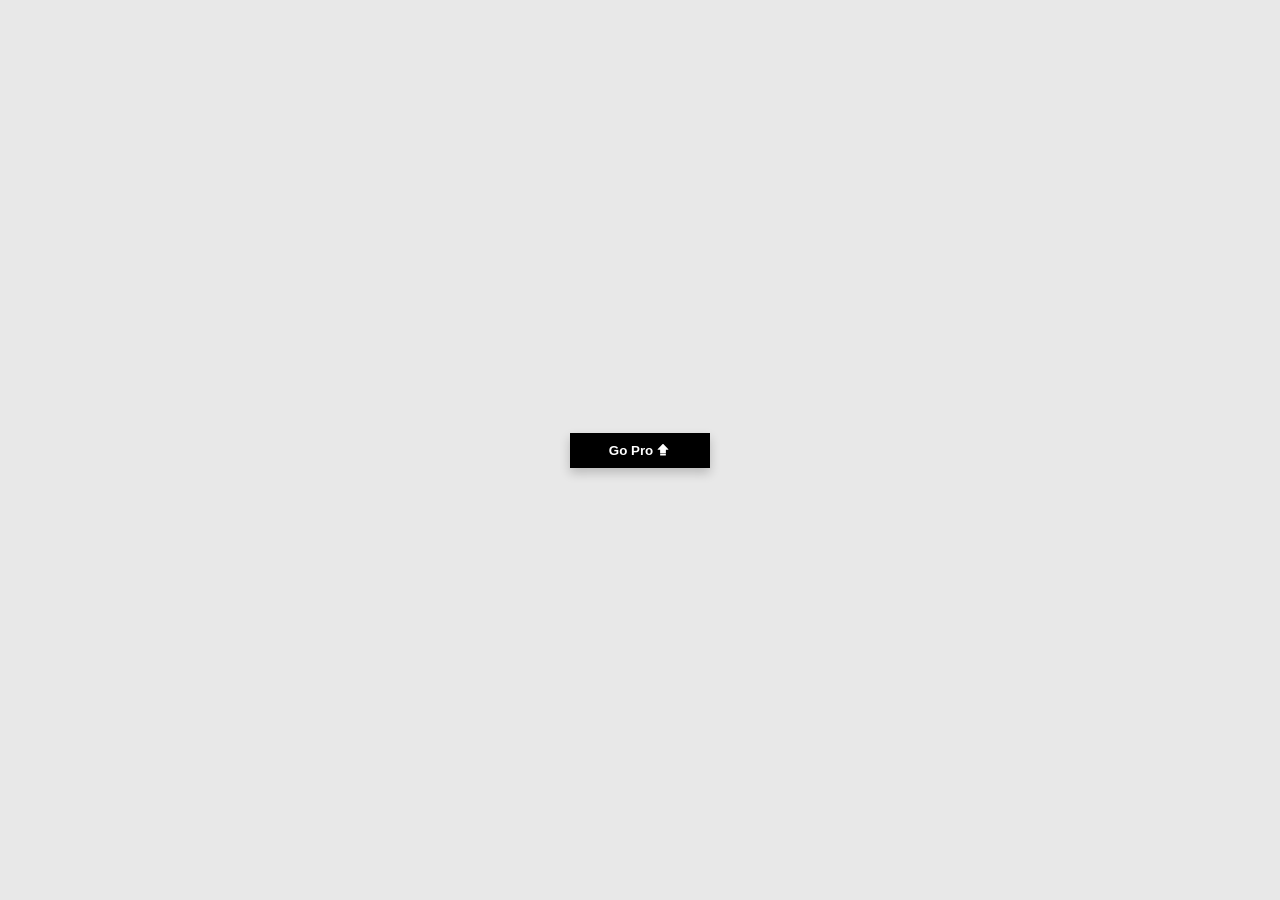
<file: yzrt-ui-samples/Go Pro升级按钮/index.html>
<!DOCTYPE html>
<html lang="en">
<head>
    <meta charset="UTF-8">
    <title>Title</title>

    <meta name="viewport" content="width=device-width, initial-scale=1.0">

    <link href="css/styles.css" rel="stylesheet">
</head>
<body>
    <button class="btn">
        <span class="text">Go Pro</span>
        <svg class="icon" viewBox="0 0 1024 1024" width="16">
            <path fill="#fff" d="M855.04 463.872l-322.56-331.776a29.0304 29.0304 0 0 0-40.96 0L168.96 463.872c-9.216 9.728-2.56 26.112 10.752 26.112H327.68v243.712c0 1.536 1.536 3.072 3.072 3.072h362.496c1.536 0 3.072-1.536 3.072-3.072V489.984h147.968a15.36 15.36 0 0 0 10.752-26.112zM685.568 825.344H338.432a10.24 10.24 0 0 1-10.24-10.24v-34.304c0-5.632 4.608-10.24 10.24-10.24h347.136c5.632 0 10.24 4.608 10.24 10.24v34.304a10.24 10.24 0 0 1-10.24 10.24zM686.08 896H337.92a9.728 9.728 0 0 1-9.728-9.728v-18.432c0-5.12 4.096-9.728 9.728-9.728h348.16c5.12 0 9.728 4.096 9.728 9.728v18.432c0 5.12-4.096 9.728-9.728 9.728z"></path>
        </svg>
    </button>
</body>
</html>
</file>
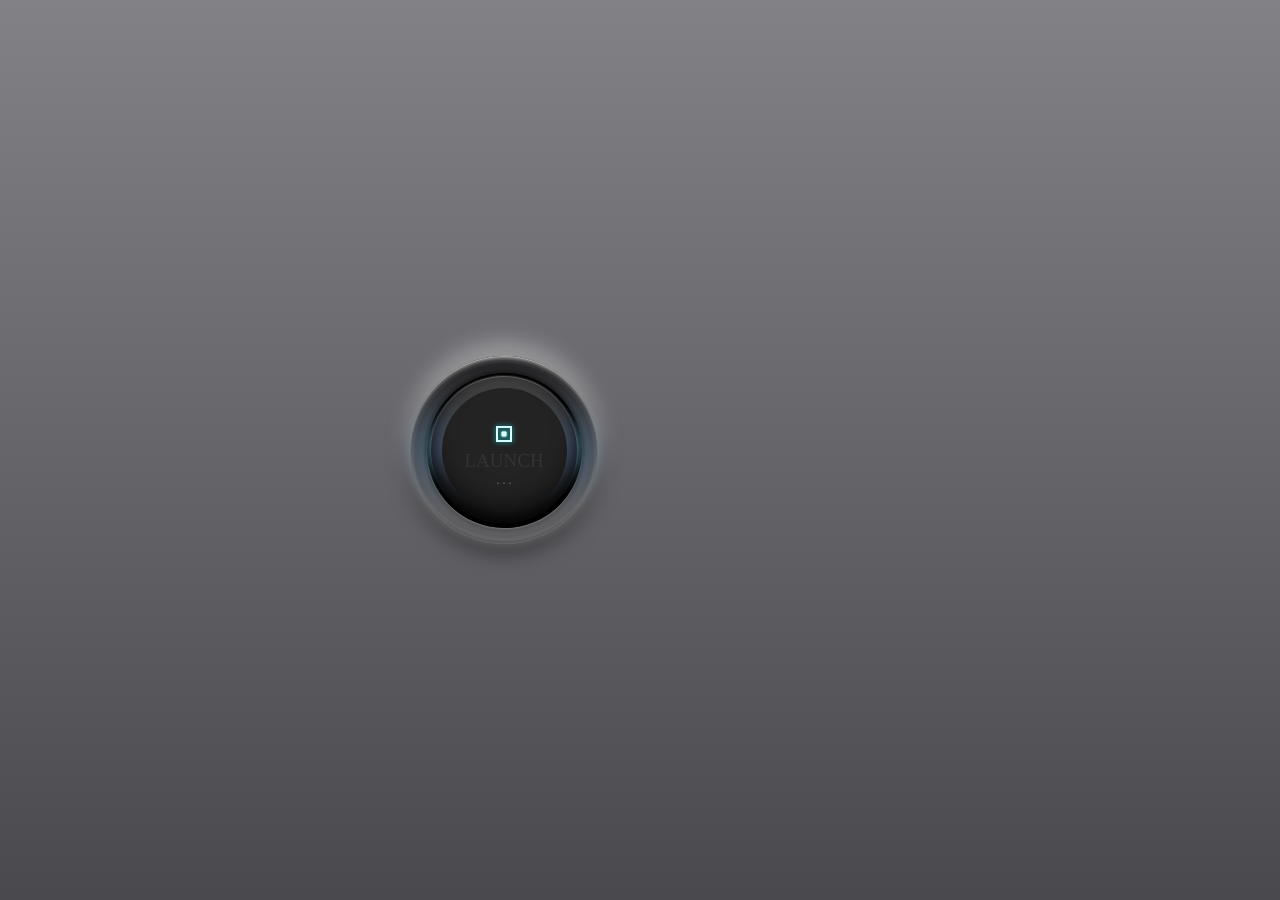
<file: yzrt-ui-samples/launch start/index.html>
<!DOCTYPE html>
<html lang="en">
<head>
    <meta charset="UTF-8">
    <title></title>

    <meta name="viewport" content="width=device-width, initial-scale=1.0">

    <link href="css/styles.css" rel="stylesheet">
</head>
<body>
<label for="button" class="launch-btn">
    <input id="button" type="checkbox" checked="">

    <div class="back">
        <div class="spot-shadow"></div>

        <div class="mid">
            <div class="spot-main"></div>

            <div class="btn">
                <div class="spot-light"></div>

                <div class="center">
                    <div class="icon">
                        <svg viewBox="0 0 43 43" fill="none" xmlns="http://www.w3.org/2000/svg">
                            <g filter="url(#filter0_d_0_1)">
                                <rect x="10" y="10" width="23" height="23" rx="2" stroke="#BBE7E9" stroke-width="4" shape-rendering="crispEdges"/>
                            </g>
                            <g filter="url(#filter1_d_0_1)">
                                <rect x="17" y="17" width="9" height="9" rx="2" fill="#BBE7E9"/>
                            </g>
                            <defs>
                                <filter id="filter0_d_0_1" x="0" y="0" width="43" height="43" filterUnits="userSpaceOnUse" color-interpolation-filters="sRGB">
                                    <feFlood flood-opacity="0" result="BackgroundImageFix"/>
                                    <feColorMatrix in="SourceAlpha" type="matrix" values="0 0 0 0 0 0 0 0 0 0 0 0 0 0 0 0 0 0 127 0" result="hardAlpha"/>
                                    <feOffset/>
                                    <feGaussianBlur stdDeviation="4"/>
                                    <feComposite in2="hardAlpha" operator="out"/>
                                    <feColorMatrix type="matrix" values="0 0 0 0 0.0837301 0 0 0 0 0.72793 0 0 0 0 0.757212 0 0 0 0.88 0"/>
                                    <feBlend mode="normal" in2="BackgroundImageFix" result="effect1_dropShadow_0_1"/>
                                    <feBlend mode="normal" in="SourceGraphic" in2="effect1_dropShadow_0_1" result="shape"/>
                                </filter>
                                <filter id="filter1_d_0_1" x="11" y="11" width="21" height="21" filterUnits="userSpaceOnUse" color-interpolation-filters="sRGB">
                                    <feFlood flood-opacity="0" result="BackgroundImageFix"/>
                                    <feColorMatrix in="SourceAlpha" type="matrix" values="0 0 0 0 0 0 0 0 0 0 0 0 0 0 0 0 0 0 127 0" result="hardAlpha"/>
                                    <feOffset/>
                                    <feGaussianBlur stdDeviation="3"/>
                                    <feComposite in2="hardAlpha" operator="out"/>
                                    <feColorMatrix type="matrix" values="0 0 0 0 0.124867 0 0 0 0 0.794099 0 0 0 0 0.824519 0 0 0 1 0"/>
                                    <feBlend mode="normal" in2="BackgroundImageFix" result="effect1_dropShadow_0_1"/>
                                    <feBlend mode="normal" in="SourceGraphic" in2="effect1_dropShadow_0_1" result="shape"/>
                                </filter>
                            </defs>
                        </svg>
                    </div>
                    <div class="launch">
                        <div style="--i: 1">L</div>
                        <div style="--i: 2">A</div>
                        <div style="--i: 3">U</div>
                        <div style="--i: 4">N</div>
                        <div style="--i: 5">C</div>
                        <div style="--i: 6">H</div>
                    </div>
                    <div class="start">
                        <div class="text1">START</div>
                        <div class="text2">
                            <span style="--n: 1;">.</span>
                            <span style="--n: 1;">.</span>
                            <span style="--n: 1;">.</span>
                        </div>
                    </div>
                </div>
            </div>
        </div>
    </div>
</label>
</body>
</html>
</file>
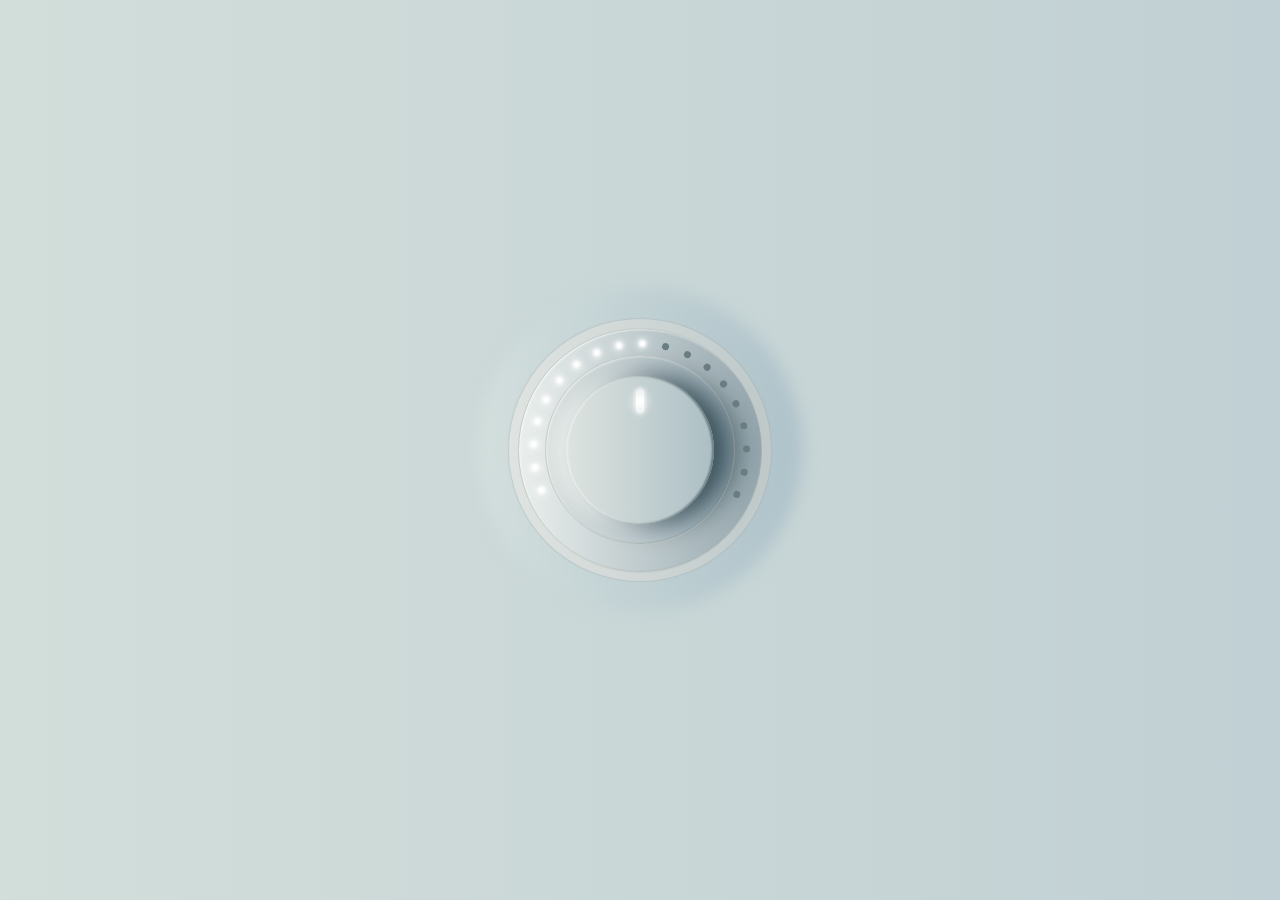
<file: yzrt-ui-samples/声音控制旋钮/index.html>
<!DOCTYPE html>
<html lang="en">
<head>
    <meta charset="UTF-8">
    <title>Title</title>

    <meta name="viewport" content="width=device-width, initial-scale=1.0">

    <link href="css/styles.css" rel="stylesheet">
</head>
<body>
    <div class="bg"></div>

    <div class="volume-btn" id="volumeBtn">
        <div class="lamp-box" id="lampBox">
            <div style="--i: 1;"><span class="act"></span></div>
            <div style="--i: 2;"><span class="act"></span></div>
            <div style="--i: 3;"><span class="act"></span></div>
            <div style="--i: 4;"><span class="act"></span></div>
            <div style="--i: 5;"><span class="act"></span></div>
            <div style="--i: 6;"><span class="act"></span></div>
            <div style="--i: 7;"><span class="act"></span></div>
            <div style="--i: 8;"><span class="act"></span></div>
            <div style="--i: 9;"><span class="act"></span></div>
            <div style="--i: 10;"><span class="act"></span></div>
            <div style="--i: 11;"><span></span></div>
            <div style="--i: 12;"><span></span></div>
            <div style="--i: 13;"><span></span></div>
            <div style="--i: 14;"><span></span></div>
            <div style="--i: 15;"><span></span></div>
            <div style="--i: 16;"><span></span></div>
            <div style="--i: 17;"><span></span></div>
            <div style="--i: 18;"><span></span></div>
            <div style="--i: 19;"><span></span></div>
        </div>

        <div class="light-wrapper">
            <div class="btn-bottom">
                <div class="btn">
                    <div id="light-box">
                        <div class="light"></div>
                    </div>
                </div>
            </div>
        </div>
    </div>

    <script>
        (function () {
            var min = -112.5, max = 112.5, total = 19, sens = 2;

            var btn = document.getElementById('volumeBtn');
            var box = document.getElementById('light-box');
            var lamps = document.querySelectorAll('#lampBox span');
            var pointer = document.querySelector('#light-box .light');

            var angle = 0, dragging = false, startY = 0, startA = 0;

            function update(a) {
                if (a < min) a = min;
                if (a > max) a = max;
                angle = a;

                box.style.rotate = a + 'deg';

                var p = (a - min) / (max - min);
                var n = Math.round(p * total);

                lamps.forEach(function (s, i) {
                    s.classList.toggle('act', i < n);
                });

                pointer.classList.toggle('off', a <= min);
            }

            btn.addEventListener('mousedown', function (e) {
                dragging = true;
                startY = e.clientY;
                startA = angle;
                e.preventDefault();
            });

            document.addEventListener('mousemove', function (e) {
                if (!dragging) return;
                var dy = startY - e.clientY;  //Y差值
                update(startA + dy / sens);
            });

            function end() { dragging = false; }
            document.addEventListener('mouseup', end);
            document.addEventListener('mouseleave', end);

            btn.addEventListener('wheel', function (e) {
                e.preventDefault();
                update(angle + (e.deltaY > 0 ? -5 : 5));
            });

            update(0);
        })();
    </script>
</body>
</html>
</file>
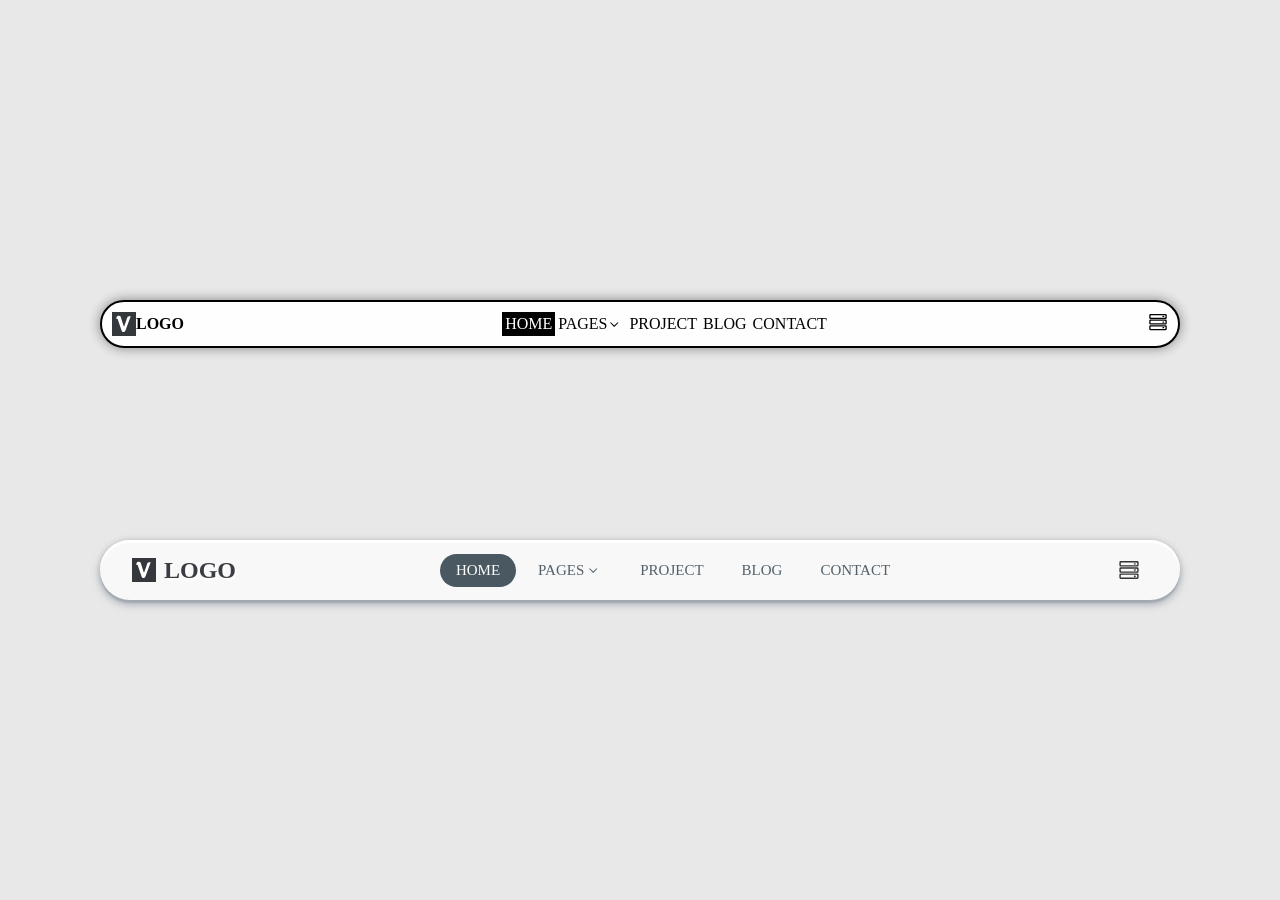
<file: yzrt-ui-samples/导航栏对比/index.html>
<!DOCTYPE html>
<html lang="en">
<head>
    <meta charset="UTF-8">
    <title></title>

    <meta name="viewport" content="width=device-width, initial-scale=1.0">

    <link href="css/styles.css" rel="stylesheet">
</head>
<body>
    <header id="A">
        <div class="logo">
            <svg viewBox="0 0 1024 1024" xmlns="http://www.w3.org/2000/svg" p-id="7848"><path d="M656.384 228.352q11.264-28.672 34.816-38.912t47.104-12.288q27.648-2.048 60.416 6.144-60.416 163.84-109.568 293.888-20.48 55.296-40.448 109.056t-35.84 96.256-26.112 69.632-11.264 30.208q-4.096 11.264-11.264 23.552t-17.92 23.04-26.112 17.92-36.864 7.168q-18.432 0-31.744-7.68t-23.04-18.432-15.36-23.04-8.704-22.528l-7.168-22.528q-7.168-20.48-17.408-50.688t-22.528-67.584-25.6-76.288q-30.72-90.112-68.608-203.776-11.264-41.984-27.136-57.856t-51.712-9.728q0-18.432 2.56-37.888t10.24-37.376 23.04-32.256 41.984-22.528q20.48-5.12 39.424-2.048t34.304 12.288 26.112 22.528 15.872 28.672q5.12 14.336 16.896 50.176t27.136 84.992 33.28 107.008 36.352 117.248q6.144 18.432 12.288 23.552t11.264 2.048 8.704-10.24 5.632-12.288l7.168-20.48q5.12-16.384 13.824-41.984t19.968-57.856 23.552-65.024q26.624-77.824 62.464-174.08z" p-id="7849"></path></svg>
            <span>LOGO</span>
        </div>

        <nav>
            <div class="link active"><a href="#">HOME</a></div>
            <div class="link">
                <a href="#">PAGES</a>
                <svg viewBox="0 0 1024 1024" xmlns="http://www.w3.org/2000/svg" p-id="6414"><path d="M463.552 613.504L667.2 409.856a32 32 0 1 1 45.248 45.248l-226.304 226.24a32 32 0 0 1-45.248 0l-226.24-226.24a32 32 0 1 1 45.248-45.248l203.648 203.648z" p-id="6415"></path></svg>
            </div>
            <div class="link"><a href="#">PROJECT</a></div>
            <div class="link"><a href="#">BLOG</a></div>
            <div class="link"><a href="#">CONTACT</a></div>
        </nav>

        <a class="other-link" href="#">
            <svg viewBox="0 0 1024 1024" xmlns="http://www.w3.org/2000/svg" p-id="9235" width="20px" height="20px"><path d="M128 96h768a64 64 0 0 1 64 64v128a64 64 0 0 1-64 64H128a64 64 0 0 1-64-64V160a64 64 0 0 1 64-64z m32 64a32 32 0 0 0-32 32v64a32 32 0 0 0 32 32h704a32 32 0 0 0 32-32V192a32 32 0 0 0-32-32H160z m-32 224h768a64 64 0 0 1 64 64v128a64 64 0 0 1-64 64H128a64 64 0 0 1-64-64v-128a64 64 0 0 1 64-64z m32 64a32 32 0 0 0-32 32v64a32 32 0 0 0 32 32h704a32 32 0 0 0 32-32v-64a32 32 0 0 0-32-32H160z m608 32h32a32 32 0 0 1 0 64h-32a32 32 0 0 1 0-64zM128 672h768a64 64 0 0 1 64 64v128a64 64 0 0 1-64 64H128a64 64 0 0 1-64-64v-128a64 64 0 0 1 64-64z m32 64a32 32 0 0 0-32 32v64a32 32 0 0 0 32 32h704a32 32 0 0 0 32-32v-64a32 32 0 0 0-32-32H160z m608 32h32a32 32 0 0 1 0 64h-32a32 32 0 0 1 0-64z m0-576h32a32 32 0 0 1 0 64h-32a32 32 0 0 1 0-64z" p-id="9236"></path></svg>
        </a>
    </header>

    <header id="B">
        <div class="logo">
            <svg viewBox="0 0 1024 1024" xmlns="http://www.w3.org/2000/svg" p-id="7848"><path d="M656.384 228.352q11.264-28.672 34.816-38.912t47.104-12.288q27.648-2.048 60.416 6.144-60.416 163.84-109.568 293.888-20.48 55.296-40.448 109.056t-35.84 96.256-26.112 69.632-11.264 30.208q-4.096 11.264-11.264 23.552t-17.92 23.04-26.112 17.92-36.864 7.168q-18.432 0-31.744-7.68t-23.04-18.432-15.36-23.04-8.704-22.528l-7.168-22.528q-7.168-20.48-17.408-50.688t-22.528-67.584-25.6-76.288q-30.72-90.112-68.608-203.776-11.264-41.984-27.136-57.856t-51.712-9.728q0-18.432 2.56-37.888t10.24-37.376 23.04-32.256 41.984-22.528q20.48-5.12 39.424-2.048t34.304 12.288 26.112 22.528 15.872 28.672q5.12 14.336 16.896 50.176t27.136 84.992 33.28 107.008 36.352 117.248q6.144 18.432 12.288 23.552t11.264 2.048 8.704-10.24 5.632-12.288l7.168-20.48q5.12-16.384 13.824-41.984t19.968-57.856 23.552-65.024q26.624-77.824 62.464-174.08z" p-id="7849"></path></svg>
            <span>LOGO</span>
        </div>

        <nav>
            <div class="link active"><a href="#">HOME</a></div>
            <div class="link">
                <a href="#">PAGES</a>
                <svg viewBox="0 0 1024 1024" xmlns="http://www.w3.org/2000/svg" p-id="6414"><path d="M463.552 613.504L667.2 409.856a32 32 0 1 1 45.248 45.248l-226.304 226.24a32 32 0 0 1-45.248 0l-226.24-226.24a32 32 0 1 1 45.248-45.248l203.648 203.648z" p-id="6415"></path></svg>
            </div>
            <div class="link"><a href="#">PROJECT</a></div>
            <div class="link"><a href="#">BLOG</a></div>
            <div class="link"><a href="#">CONTACT</a></div>
        </nav>

        <a class="other-link" href="#">
            <svg viewBox="0 0 1024 1024" xmlns="http://www.w3.org/2000/svg" p-id="9235"><path d="M128 96h768a64 64 0 0 1 64 64v128a64 64 0 0 1-64 64H128a64 64 0 0 1-64-64V160a64 64 0 0 1 64-64z m32 64a32 32 0 0 0-32 32v64a32 32 0 0 0 32 32h704a32 32 0 0 0 32-32V192a32 32 0 0 0-32-32H160z m-32 224h768a64 64 0 0 1 64 64v128a64 64 0 0 1-64 64H128a64 64 0 0 1-64-64v-128a64 64 0 0 1 64-64z m32 64a32 32 0 0 0-32 32v64a32 32 0 0 0 32 32h704a32 32 0 0 0 32-32v-64a32 32 0 0 0-32-32H160z m608 32h32a32 32 0 0 1 0 64h-32a32 32 0 0 1 0-64zM128 672h768a64 64 0 0 1 64 64v128a64 64 0 0 1-64 64H128a64 64 0 0 1-64-64v-128a64 64 0 0 1 64-64z m32 64a32 32 0 0 0-32 32v64a32 32 0 0 0 32 32h704a32 32 0 0 0 32-32v-64a32 32 0 0 0-32-32H160z m608 32h32a32 32 0 0 1 0 64h-32a32 32 0 0 1 0-64z m0-576h32a32 32 0 0 1 0 64h-32a32 32 0 0 1 0-64z" p-id="9236"></path></svg>
        </a>
    </header>
</body>
</html>
</file>
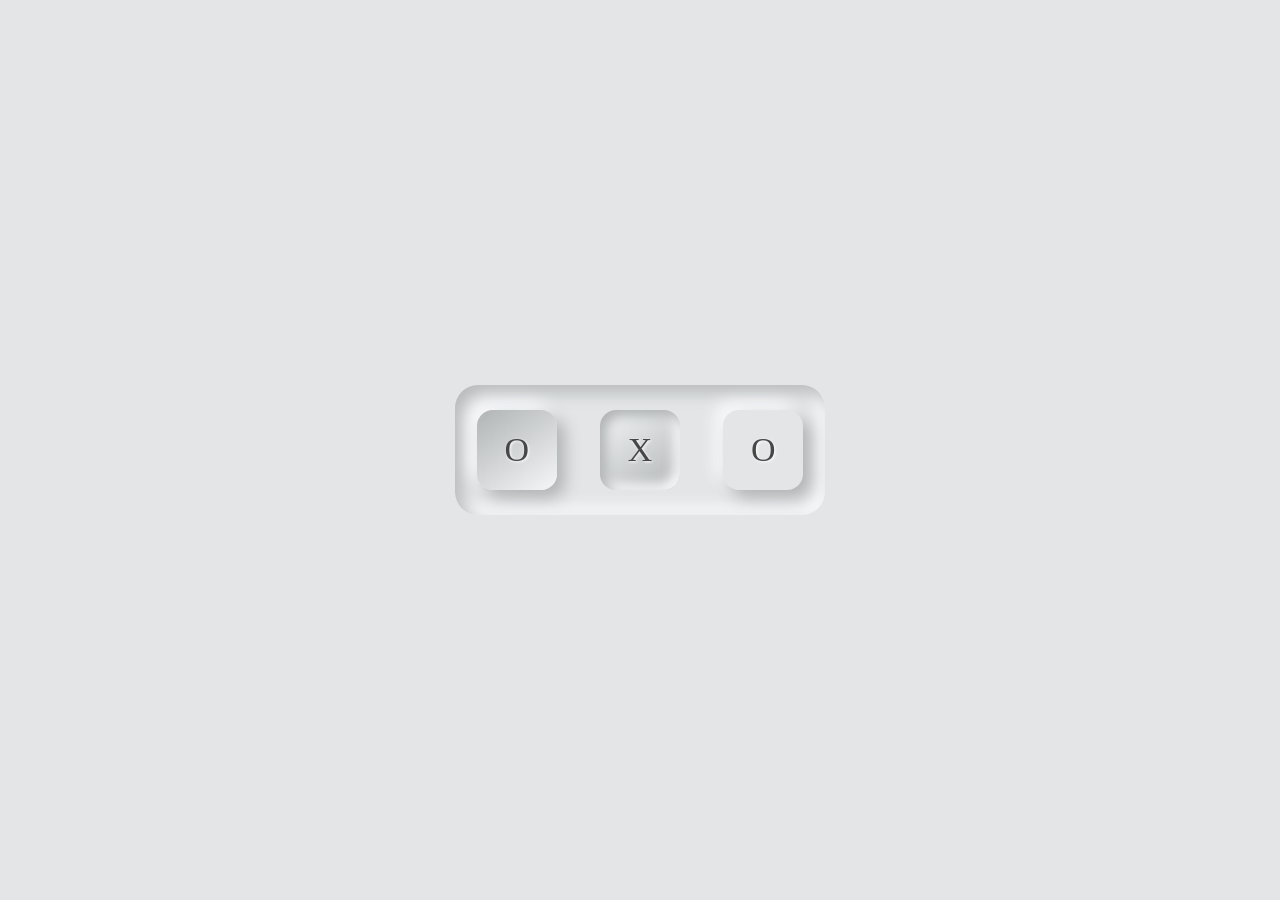
<file: yzrt-ui-samples/拟态按钮(仅演示)/index.html>
<!DOCTYPE html>
<html lang="en">
<head>
    <meta charset="UTF-8">
    <title></title>

    <meta name="viewport" content="width=device-width, initial-scale=1.0">

    <link href="css/styles.css" rel="stylesheet">
</head>
<body>
    <div class="box">
        <div class="button">O</div>

        <div class="button2">X</div>

        <div class="button3">O</div>
    </div>
</body>
</html>
</file>
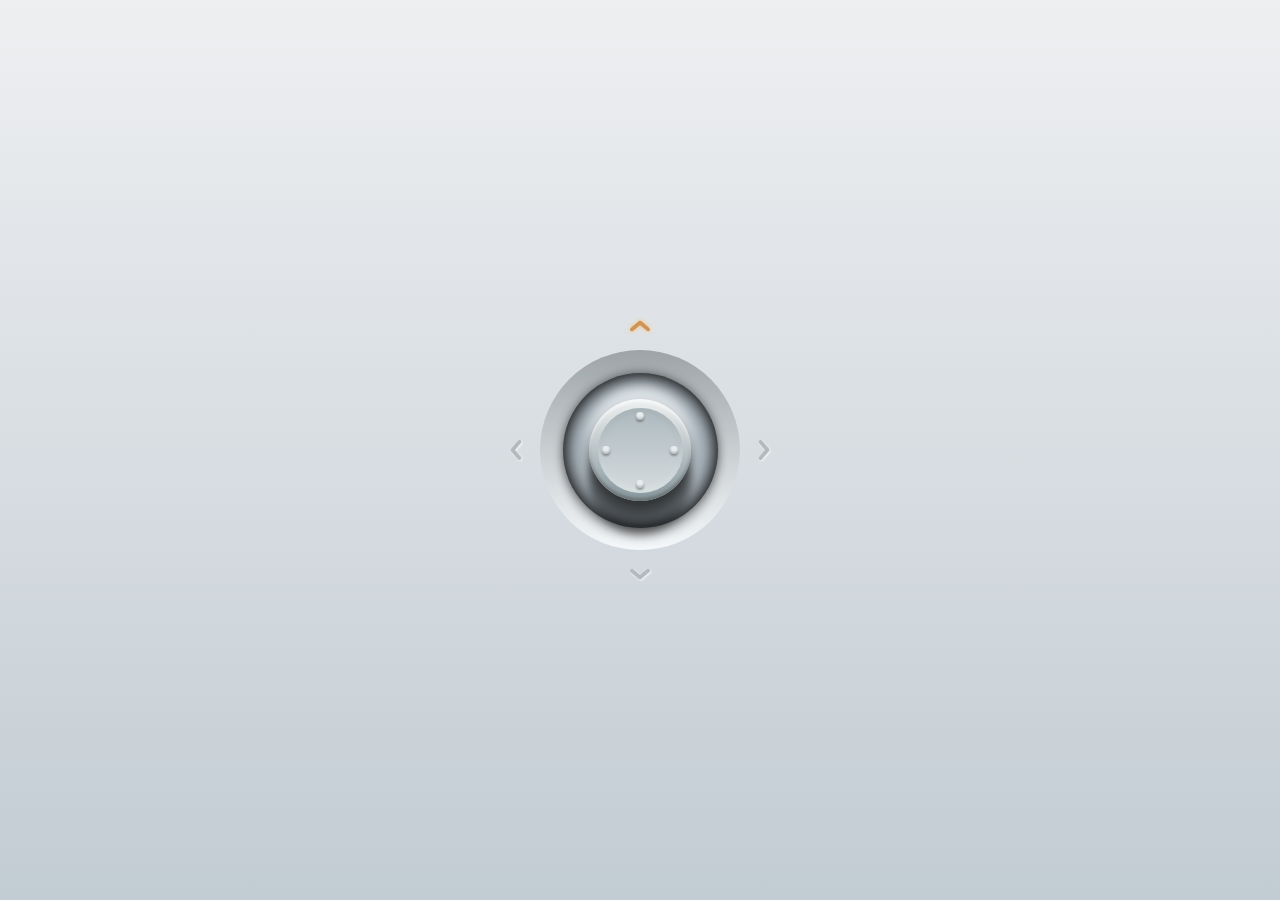
<file: yzrt-ui-samples/真实拟态旋钮/index.html>
<!DOCTYPE html>
<html lang="en">
<head>
    <meta charset="UTF-8">
    <title></title>

    <meta name="viewport" content="width=device-width, initial-scale=1.0">

    <link href="css/styles.css" rel="stylesheet">
</head>
<body>
    <div class="touch">
        <div class="t1"></div>
        <div class="t2"></div>
        <div class="t3"></div>
        <div class="t4"></div>
    </div>

    <div class="container">
        <div class="around">
            <div class="handle">
                <div class="button-wrapper">
                    <div class="inside">
                        <div class="dot"></div>
                        <div class="dot"></div>
                        <div class="dot"></div>
                        <div class="dot"></div>
                    </div>
                </div>
            </div>
        </div>

        <svg class="icon active" viewBox="0 0 1024 1024"><path d="M512 330.666667c14.933333 0 29.866667 4.266667 40.533333 14.933333l277.33333399 234.666667c27.733333 23.466667 29.866667 64 8.53333301 89.6-23.466667 27.733333-64 29.866667-89.6 8.53333299L512 477.866667l-236.8 200.53333299c-27.733333 23.466667-68.266667 19.19999999-89.6-8.53333299-23.466667-27.733333-19.19999999-68.266667 8.53333301-89.6l277.33333399-234.666667c10.666667-10.666667 25.6-14.933333 40.533333-14.933333z"></path></svg>
        <svg class="icon" viewBox="0 0 200 200" fill="none" xmlns="http://www.w3.org/2000/svg">
            <path d="M135.417 100C135.417 102.917 134.583 105.833 132.5 107.917L86.6667 162.083C82.0833 167.5 74.1667 167.917 69.1667 163.75C63.75 159.167 63.3333 151.25 67.5 146.25L106.667 100L67.5 53.75C62.9167 48.3333 63.75 40.4167 69.1667 36.25C74.5833 31.6667 82.5 32.5 86.6667 37.9167L132.5 92.0833C134.583 94.1667 135.417 97.0833 135.417 100Z"/>
        </svg>
        <svg class="icon" viewBox="0 0 200 200" fill="none" xmlns="http://www.w3.org/2000/svg">
            <path d="M100 135.417C97.0833 135.417 94.1667 134.583 92.0833 132.5L37.9167 86.6667C32.5 82.0833 32.0833 74.1667 36.25 69.1667C40.8333 63.75 48.75 63.3333 53.75 67.5L100 106.667L146.25 67.5C151.667 62.9167 159.583 63.75 163.75 69.1667C168.333 74.5833 167.5 82.5 162.083 86.6667L107.917 132.5C105.833 134.583 102.917 135.417 100 135.417Z"/>
        </svg>
        <svg class="icon" viewBox="0 0 200 200" fill="none" xmlns="http://www.w3.org/2000/svg">
            <path d="M64.5833 100C64.5833 97.0833 65.4167 94.1667 67.5 92.0833L113.333 37.9167C117.917 32.5 125.833 32.0833 130.833 36.25C136.25 40.8333 136.667 48.75 132.5 53.75L93.3333 100L132.5 146.25C137.083 151.667 136.25 159.583 130.833 163.75C125.417 168.333 117.5 167.5 113.333 162.083L67.5 107.917C65.4167 105.833 64.5833 102.917 64.5833 100Z"/>
        </svg>
    </div>
</body>
</html>
</file>
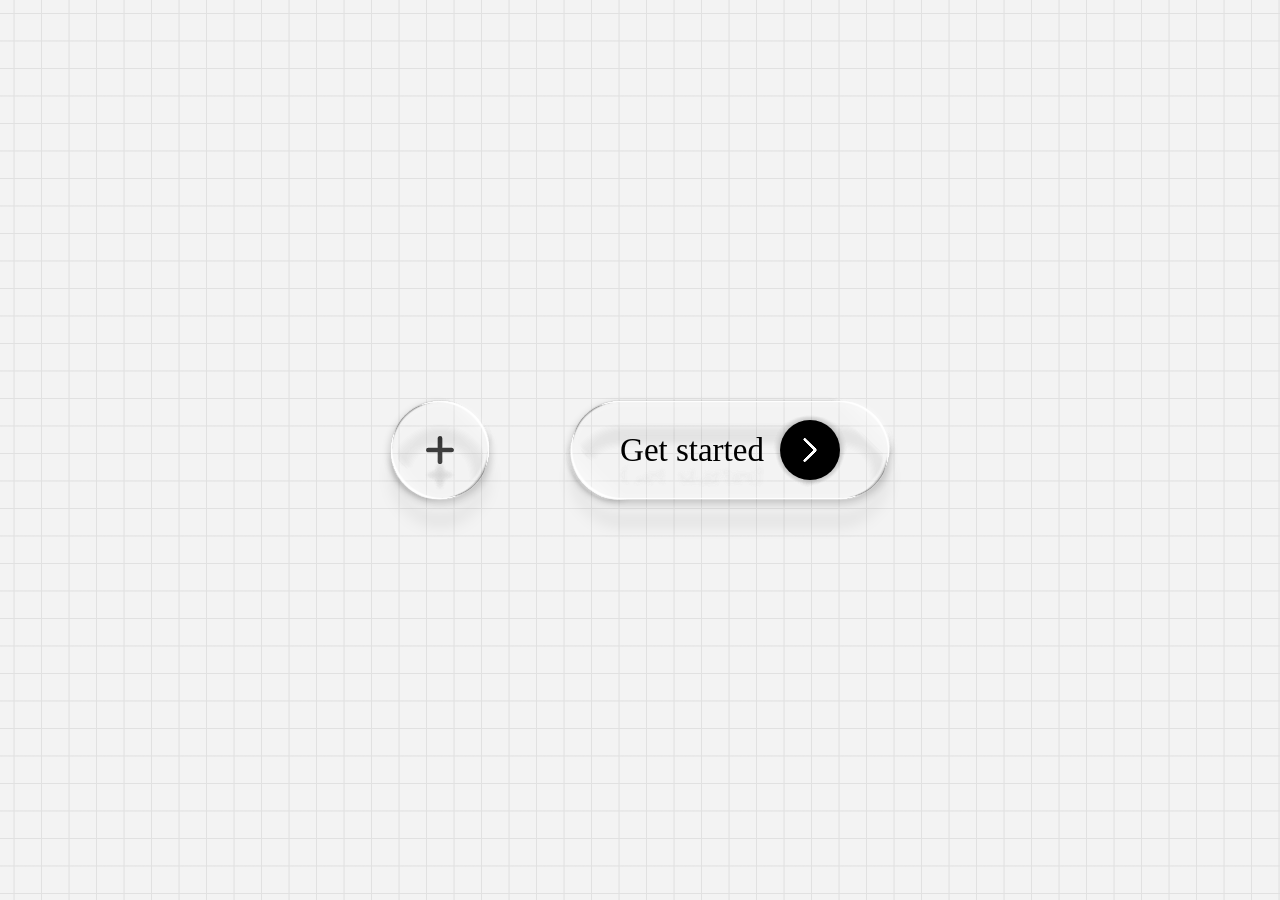
<file: yzrt-ui-samples/纯CSS液态玻璃/index.html>
<!DOCTYPE html>
<html lang="en">
<head>
    <meta charset="UTF-8">
    <title></title>

    <meta name="viewport" content="width=device-width, initial-scale=1.0">
    <link href="css/styles.css" rel="stylesheet">
</head>
<body>
    <div class="container fx-layer">
        <div class="top">
            <div class="box">
                <svg viewBox="0 0 1024 1024" xmlns="http://www.w3.org/2000/svg" width="28" height="28"><path d="M426.666667 426.666667H85.546667A85.418667 85.418667 0 0 0 0 512c0 47.445333 38.314667 85.333333 85.546667 85.333333H426.666667v341.12c0 47.274667 38.186667 85.546667 85.333333 85.546667 47.445333 0 85.333333-38.314667 85.333333-85.546667V597.333333h341.12A85.418667 85.418667 0 0 0 1024 512c0-47.445333-38.314667-85.333333-85.546667-85.333333H597.333333V85.546667A85.418667 85.418667 0 0 0 512 0c-47.445333 0-85.333333 38.314667-85.333333 85.546667V426.666667z" fill="#777" p-id="4929"></path></svg>
                <div class="circle-overlay"></div>
            </div>

            <div class="box start-btn" style="--w: 320px;--tr: 15%;">
                <span>Get started</span>
                <div class="btn-icon">
                    <svg viewBox="0 0 1024 1024" version="1.1" xmlns="http://www.w3.org/2000/svg" p-id="7410"><path d="M779.180132 473.232045 322.354755 16.406668c-21.413706-21.413706-56.121182-21.413706-77.534887 0-21.413706 21.413706-21.413706 56.122205 0 77.534887l418.057421 418.057421L244.819868 930.057421c-21.413706 21.413706-21.413706 56.122205 0 77.534887 10.706853 10.706853 24.759917 16.059767 38.767955 16.059767s28.061103-5.353938 38.767955-16.059767L779.180132 550.767955C800.593837 529.35425 800.593837 494.64575 779.180132 473.232045z" p-id="7411"></path></svg>
                </div>
                <div class="circle-overlay"></div>
            </div>
        </div>
    </div>
</body>
</html>
</file>
<file: css/style.css>
/* ============================================================
   霓虹裂谷 NEON RIFT — 概念官网样式
   都市潮酷漫画风：荧光黄绿 × 黑白 × 胶片 / 斜切 / 半调网点
   ============================================================ */

:root {
  --lime: #d3f227;
  --lime-deep: #b8dd00;
  --ink: #111114;
  --ink-2: #17171c;
  --ink-3: #1f1f26;
  --paper: #e9e9e4;
  --paper-2: #dededa;
  --red: #ff3d2e;
  --violet: #7b61ff;
  --text-dim: #9a9aa3;
  --font-disp: "Anton", "Arial Black", "Noto Sans SC", "PingFang SC", "Microsoft YaHei", sans-serif;
  --font-body: "Noto Sans SC", "PingFang SC", "Microsoft YaHei", "Helvetica Neue", Arial, sans-serif;
  --skew: skew(-8deg);
  --header-h: 64px;
}

* { margin: 0; padding: 0; box-sizing: border-box; }

html { scroll-behavior: smooth; }

body {
  font-family: var(--font-body);
  background: var(--ink);
  color: #fff;
  overflow-x: hidden;
}

img { display: block; width: 100%; height: 100%; object-fit: cover; }
a { color: inherit; text-decoration: none; }
ul { list-style: none; }
button { font-family: inherit; border: 0; background: none; cursor: pointer; color: inherit; }

/* ============ 通用元素 ============ */

.btn {
  display: inline-flex;
  align-items: center;
  justify-content: center;
  font-family: var(--font-disp);
  font-weight: 900;
  transform: var(--skew);
  transition: transform .18s ease, box-shadow .18s ease, background .18s;
  white-space: nowrap;
}
.btn > * { transform: skew(8deg); }
.btn:hover { transform: var(--skew) translateY(-2px); }

.btn-lime {
  background: var(--lime);
  color: var(--ink);
  box-shadow: 4px 4px 0 var(--ink-3);
}
.btn-lime:hover { background: #e4ff4d; }

.btn-ghost {
  border: 2px solid #fff;
  color: #fff;
  padding: 10px 26px;
  font-size: 15px;
  letter-spacing: 2px;
}
.btn-ghost:hover { background: var(--lime); border-color: var(--lime); color: var(--ink); }

.btn-ink {
  background: var(--ink);
  color: #fff;
  padding: 10px 28px;
  font-size: 15px;
  letter-spacing: 2px;
  box-shadow: 4px 4px 0 rgba(0,0,0,.25);
}
.btn-ink:hover { background: var(--lime); color: var(--ink); }

/* 巨型描边装饰字 */
.giant-word {
  position: absolute;
  right: -1.5vw;
  top: 50%;
  transform: translateY(-50%);
  font-family: var(--font-disp);
  font-weight: 900;
  font-style: italic;
  font-size: 15vw;
  line-height: .82;
  letter-spacing: -.02em;
  color: transparent;
  -webkit-text-stroke: 2px rgba(0,0,0,.16);
  writing-mode: vertical-rl;
  user-select: none;
  pointer-events: none;
  z-index: 1;
}

/* 胶片条 */
.film-strip {
  height: 34px;
  background:
    repeating-linear-gradient(90deg,
      #000 0 14px, transparent 14px 26px) 0 50% / auto 16px no-repeat,
    linear-gradient(#1a1a1e, #1a1a1e);
  border-top: 3px solid #000;
  border-bottom: 3px solid #000;
  opacity: .9;
}
.film-corner {
  position: absolute;
  right: -40px;
  bottom: 42px;
  width: 300px;
  transform: rotate(-38deg);
}

/* ============ 顶部导航 ============ */

.site-header {
  position: fixed;
  inset: 0 0 auto 0;
  height: var(--header-h);
  display: flex;
  align-items: center;
  justify-content: space-between;
  padding: 0 28px;
  background: rgba(14,14,17,.92);
  border-bottom: 1px solid rgba(255,255,255,.08);
  z-index: 100;
}

.header-left { display: flex; align-items: center; gap: 34px; }

.logo { display: inline-flex; }
.logo-mark {
  font-family: var(--font-disp);
  font-weight: 900;
  font-style: italic;
  font-size: 30px;
  color: var(--lime);
  transform: skew(-12deg);
  letter-spacing: -2px;
  line-height: 1;
  text-shadow: 2px 2px 0 #2a2a30;
}
.logo-mark-sm { font-size: 22px; }

.main-nav { display: flex; gap: 4px; }
.nav-link {
  position: relative;
  padding: 8px 14px;
  font-size: 15px;
  font-weight: 700;
  color: #cfcfd6;
  white-space: nowrap;
  transition: color .15s;
}
.nav-link::after {
  content: "";
  position: absolute;
  left: 14px; right: 14px; bottom: 2px;
  height: 3px;
  background: var(--lime);
  transform: scaleX(0) skew(-12deg);
  transform-origin: left;
  transition: transform .2s ease;
}
.nav-link:hover { color: #fff; }
.nav-link.is-active { color: #fff; }
.nav-link.is-active::after { transform: scaleX(1) skew(-12deg); }

.header-right { display: flex; align-items: center; gap: 14px; }
.header-note { font-size: 12px; color: var(--text-dim); }
.header-note:hover { color: #fff; }
.header-dl { padding: 9px 22px; font-size: 15px; letter-spacing: 1px; }

.icon-btn {
  display: grid;
  place-items: center;
  width: 34px; height: 34px;
  color: #cfcfd6;
  border-radius: 50%;
  transition: background .15s, color .15s;
}
.icon-btn:hover { background: #26262e; color: #fff; }

/* ============ 侧边页码 ============ */

.pager {
  position: fixed;
  right: 22px;
  top: 50%;
  transform: translateY(-50%);
  display: flex;
  flex-direction: column;
  align-items: center;
  gap: 10px;
  z-index: 90;
}
.pager-arrow {
  display: grid;
  place-items: center;
  width: 28px; height: 22px;
  color: #8b8b94;
  border: 1px solid rgba(255,255,255,.25);
  transition: color .15s, border-color .15s;
}
.pager-arrow:hover { color: var(--lime); border-color: var(--lime); }

.pager-list { display: flex; flex-direction: column; align-items: center; }
.pager-list a {
  display: block;
  font-family: var(--font-disp);
  font-weight: 900;
  font-style: italic;
  font-size: 15px;
  color: #8b8b94;
  padding: 7px 4px;
  transform: skew(-8deg);
  transition: color .15s, font-size .15s;
}
.pager-list a:hover { color: #fff; }
.pager-list li.is-active a { color: var(--lime); font-size: 22px; }

/* 页码器在浅底分节时反色 */
.pager.on-light .pager-list a,
.pager.on-light .pager-arrow { color: #6a6a70; border-color: rgba(0,0,0,.3); }
.pager.on-light .pager-list li.is-active a { color: #a8c800; }
.pager.on-light .pager-arrow:hover { color: var(--ink); border-color: var(--ink); }

/* ============ 分节骨架 ============ */

.panel {
  position: relative;
  min-height: 100vh;
  padding: calc(var(--header-h) + 36px) 6vw 64px;
  overflow: hidden;
  scroll-snap-align: start;
}

.panel-dark { background: var(--ink); }
.panel-light {
  background:
    radial-gradient(circle at 85% 110%, rgba(0,0,0,.06) 0 26%, transparent 27%),
    radial-gradient(rgba(0,0,0,.10) 1.2px, transparent 1.3px) 0 0 / 9px 9px,
    var(--paper);
  color: var(--ink);
}
.panel-light::before {
  content: "";
  position: absolute;
  inset: 0;
  background: linear-gradient(115deg, transparent 55%, rgba(0,0,0,.045) 55% 75%, transparent 75%);
  pointer-events: none;
}

/* 分节标题：粗黑斜体中文 + 描边英文 */
.section-head {
  position: relative;
  display: flex;
  align-items: baseline;
  gap: 18px;
  margin-bottom: 34px;
}
.section-title {
  display: flex;
  align-items: baseline;
  gap: 14px;
  font-family: var(--font-disp);
  font-weight: 900;
}
.section-title em {
  font-style: italic;
  font-size: clamp(30px, 3.4vw, 46px);
  letter-spacing: 4px;
  transform: skew(-8deg);
}
.section-title span {
  font-size: clamp(18px, 2vw, 28px);
  font-style: italic;
  letter-spacing: 2px;
  color: transparent;
  -webkit-text-stroke: 1.5px rgba(255,255,255,.55);
}
.panel-light .section-title span { -webkit-text-stroke-color: var(--ink); }
.head-num {
  margin-left: auto;
  font-family: var(--font-disp);
  font-weight: 900;
  font-style: italic;
  font-size: clamp(48px, 6vw, 92px);
  line-height: 1;
  color: transparent;
  -webkit-text-stroke: 2px var(--lime);
  transform: skew(-8deg);
}
.panel-light .head-num { -webkit-text-stroke-color: #b9c400; }

/* ============ 01 主视觉 ============ */

.panel-hero {
  display: flex;
  flex-direction: column;
  justify-content: center;
  background:
    radial-gradient(rgba(0,0,0,.10) 1.2px, transparent 1.3px) 0 0 / 9px 9px,
    var(--paper);
  color: var(--ink);
}
.panel-hero::before {
  content: "";
  position: absolute;
  inset: 0;
  background:
    linear-gradient(100deg, var(--paper) 0 42%, var(--paper-2) 42% 64%, var(--paper) 64%);
  z-index: 0;
}

.hero-stage {
  position: relative;
  z-index: 2;
  width: min(76%, 1200px);
  margin-left: 4%;
}

.hero-frame {
  clip-path: polygon(9% 0, 100% 0, 91% 100%, 0 100%);
  box-shadow: none;
  position: relative;
}
.hero-frame::after {
  content: "";
  position: absolute;
  inset: 0;
  clip-path: polygon(9% 0, 100% 0, 91% 100%, 0 100%);
  border: 4px solid var(--ink);
}
.hero-img { aspect-ratio: 16 / 10; }

.hero-stamp {
  position: absolute;
  top: -8px;
  right: -10px;
  z-index: 3;
  display: flex;
  flex-direction: column;
  align-items: center;
  padding: 12px 18px 10px;
  background: var(--ink);
  color: var(--paper);
  transform: rotate(4deg) skew(-6deg);
  box-shadow: 6px 6px 0 rgba(0,0,0,.28);
}
.stamp-cn {
  font-family: var(--font-disp);
  font-weight: 900;
  font-size: clamp(22px, 2.6vw, 38px);
  letter-spacing: 6px;
}
.stamp-en {
  font-family: var(--font-disp);
  font-weight: 900;
  font-style: italic;
  font-size: clamp(11px, 1.2vw, 16px);
  color: var(--lime);
  letter-spacing: 3px;
}

.hero-dl {
  position: absolute;
  right: -4%;
  bottom: -30px;
  display: flex;
  gap: 10px;
  z-index: 4;
}
.dl-badge {
  display: flex;
  align-items: center;
  gap: 9px;
  padding: 10px 16px;
  background: var(--ink);
  color: #fff;
  font-size: 13px;
  font-weight: 700;
  line-height: 1.15;
  transform: skew(-8deg);
  border: 2px solid var(--ink);
  transition: background .15s, color .15s, transform .15s;
}
.dl-badge > * { transform: skew(8deg); }
.dl-badge svg { flex: none; }
.dl-badge em { font-style: normal; font-size: 10px; color: var(--text-dim); }
.dl-badge:hover { transform: skew(-8deg) translateY(-3px); background: #23232b; }
.dl-primary { background: var(--lime); color: var(--ink); }
.dl-primary em { color: #4a5400; }
.dl-primary:hover { background: #e4ff4d; }

.hero-meta {
  position: absolute;
  left: 4vw;
  bottom: 40px;
  z-index: 3;
  display: flex;
  align-items: flex-start;
  gap: 18px;
}
.age-badge {
  display: flex;
  flex-direction: column;
  align-items: center;
  padding: 8px 10px;
  background: #f5a623;
  color: #fff;
  border: 3px solid var(--ink);
  font-family: var(--font-disp);
  line-height: 1.1;
  transform: skew(-6deg);
}
.age-badge b { font-size: 20px; }
.age-badge span { font-size: 9px; writing-mode: vertical-rl; letter-spacing: 1px; }
.meta-text p { font-size: 12px; color: #55555c; line-height: 1.7; }

/* ============ 02 角色介绍 ============ */

.panel-chars {
  display: flex;
  flex-direction: column;
  justify-content: center;
  background:
    radial-gradient(ellipse at 15% 85%, rgba(211,242,39,.07), transparent 55%),
    radial-gradient(rgba(255,255,255,.05) 1px, transparent 1.4px) 0 0 / 10px 10px,
    linear-gradient(160deg, #15151b 0%, var(--ink) 45%, #101014 100%);
}

.char-layout { position: relative; z-index: 2; }

.char-display {
  display: flex;
  align-items: stretch;
  gap: 4vw;
}
.char-frame {
  flex: 0 0 min(38vw, 520px);
  aspect-ratio: 1 / 1.06;
  clip-path: polygon(12% 0, 100% 0, 88% 100%, 0 100%);
  background: var(--ink-3);
  outline: 4px solid #000;
}
.char-info {
  display: flex;
  flex-direction: column;
  justify-content: center;
  gap: 14px;
  max-width: 460px;
}
.char-faction {
  font-size: 13px;
  letter-spacing: 3px;
  color: var(--lime);
  font-weight: 700;
}
.char-name {
  font-family: var(--font-disp);
  font-weight: 900;
  font-style: italic;
  font-size: clamp(30px, 3.4vw, 50px);
  transform: skew(-8deg);
  letter-spacing: 2px;
}
.char-desc { color: var(--text-dim); font-size: 14px; line-height: 1.9; }
.char-info .btn { align-self: flex-start; margin-top: 10px; }

.char-strip {
  display: flex;
  gap: 12px;
  margin-top: 38px;
  padding-left: 6vw;
  padding-bottom: 12px;
  overflow-x: auto;
  scrollbar-width: thin;
  scrollbar-color: var(--lime) #222228;
}
.char-strip::-webkit-scrollbar { height: 5px; }
.char-strip::-webkit-scrollbar-track { background: #222228; }
.char-strip::-webkit-scrollbar-thumb { background: var(--lime); }
.char-strip li {
  position: relative;
  flex: none;
  width: clamp(96px, 9vw, 140px);
  aspect-ratio: 1;
  cursor: pointer;
  clip-path: polygon(14% 0, 100% 0, 86% 100%, 0 100%);
  filter: grayscale(.55) brightness(.75);
  transition: filter .2s, box-shadow .2s, transform .2s;
}
.char-strip li:hover { filter: grayscale(0) brightness(.95); }
/* clip-path 会裁掉元素外侧的 outline，焦点/激活环用 inset 阴影画在裁剪区内 */
.char-strip li:focus-visible,
.thumb-grid li:focus-visible {
  outline: none;
  box-shadow: inset 0 0 0 5px var(--lime);
}
.news-dots button:focus-visible {
  outline: 3px solid var(--lime);
  outline-offset: 2px;
}
.char-strip li.is-active {
  box-shadow: inset 0 0 0 5px var(--lime);
  filter: none;
  transform: translateY(-8px);
}
.char-strip span {
  position: absolute;
  left: 8px; bottom: 6px;
  font-family: var(--font-disp);
  font-weight: 900;
  font-style: italic;
  font-size: 12px;
  letter-spacing: 1px;
  text-shadow: 0 2px 4px #000;
}

/* ============ 03 影像资料 ============ */

.panel-video { padding-top: calc(var(--header-h) + 70px); }
.panel-video .film-top { position: absolute; top: var(--header-h); left: 0; right: 0; }
.panel-video .film-bottom { position: absolute; bottom: 0; left: 0; right: 0; }

.video-layout {
  display: grid;
  grid-template-columns: minmax(0, 1.6fr) minmax(0, 1fr);
  gap: 4vw;
  align-items: start;
  position: relative;
  z-index: 2;
}

.video-frame {
  position: relative;
  clip-path: polygon(6% 0, 100% 0, 94% 100%, 0 100%);
  outline: 4px solid #000;
  aspect-ratio: 16 / 9;
}
.play-btn {
  position: absolute;
  inset: 0;
  margin: auto;
  width: 76px; height: 76px;
  display: grid;
  place-items: center;
  background: var(--lime);
  color: var(--ink);
  border-radius: 50%;
  border: 4px solid var(--ink);
  transition: transform .18s, background .18s;
}
.play-btn:hover { transform: scale(1.1); background: #eaff70; }
.video-caption {
  display: flex;
  align-items: baseline;
  gap: 14px;
  margin-top: 16px;
}
.video-caption span {
  font-size: 12px;
  font-weight: 700;
  letter-spacing: 2px;
  color: var(--ink);
  background: var(--lime);
  padding: 3px 10px;
  transform: skew(-8deg);
}
.video-caption b { font-size: 15px; font-weight: 700; }

.video-list { display: flex; flex-direction: column; gap: 22px; }
.thumb-grid {
  display: grid;
  grid-template-columns: repeat(2, 1fr);
  gap: 12px;
}
.thumb-grid li {
  position: relative;
  aspect-ratio: 16 / 9.6;
  clip-path: polygon(10% 0, 100% 0, 90% 100%, 0 100%);
  cursor: pointer;
  filter: grayscale(.5) brightness(.7);
  transition: filter .2s, box-shadow .2s;
}
.thumb-grid li:hover { filter: grayscale(0) brightness(.95); }
.thumb-grid li.is-active { box-shadow: inset 0 0 0 5px var(--lime); filter: none; }
.thumb-grid span {
  position: absolute;
  left: 10px; bottom: 8px;
  font-size: 12px;
  font-weight: 700;
  letter-spacing: 1px;
  text-shadow: 0 2px 5px #000;
}
.video-list .btn { align-self: flex-start; }

/* ============ 04 新闻资讯 ============ */

.news-layout {
  display: grid;
  grid-template-columns: minmax(0, 1.5fr) minmax(0, 1fr);
  gap: 4vw;
  align-items: start;
}

.news-frame {
  clip-path: polygon(7% 0, 100% 0, 93% 100%, 0 100%);
  aspect-ratio: 16 / 8.4;
  outline: 4px solid var(--ink);
}
.news-line {
  margin-top: 18px;
  font-size: 14px;
  color: #3c3c42;
  line-height: 1.8;
}
.news-headline {
  display: inline-block;
  margin-top: 8px;
  font-family: var(--font-disp);
  font-weight: 900;
  font-size: clamp(15px, 1.5vw, 20px);
  transform: skew(-8deg);
  line-height: 1.5;
}
.news-headline:hover { color: #4a5400; }
.news-dots { display: flex; gap: 8px; margin-top: 18px; }
.news-dots button {
  width: 26px; height: 8px;
  background: #b9b9b4;
  transform: skew(-20deg);
  transition: background .15s, width .15s;
}
.news-dots button.is-active { background: var(--ink); width: 40px; }

.news-side {
  display: flex;
  flex-direction: column;
  gap: 20px;
  border-left: 4px solid var(--ink);
  padding-left: 26px;
}
.news-list li {
  display: flex;
  align-items: baseline;
  gap: 12px;
  padding: 14px 0;
  border-bottom: 1px dashed rgba(0,0,0,.25);
}
.news-tag {
  flex: none;
  font-size: 11px;
  font-weight: 700;
  letter-spacing: 1px;
  background: var(--ink);
  color: var(--lime);
  padding: 3px 9px;
  transform: skew(-8deg);
}
.news-list a { flex: 1; font-size: 14px; font-weight: 600; line-height: 1.5; }
.news-list a:hover { color: #4a5400; }
.news-list time { flex: none; font-size: 12px; color: #88888e; font-family: var(--font-disp); font-style: italic; }

/* ============ 06 设定档案 ============ */

.panel-world {
  display: flex;
  flex-direction: column;
  background:
    linear-gradient(160deg, #17171d 0%, var(--ink) 50%),
    var(--ink);
}

.world-layout {
  flex: 1;
  display: flex;
  flex-direction: column;
  justify-content: center;
  gap: 30px;
}
.world-cards {
  display: grid;
  grid-template-columns: repeat(3, 1fr);
  gap: 18px;
}
.world-card {
  position: relative;
  aspect-ratio: 16 / 10;
  clip-path: polygon(8% 0, 100% 0, 92% 100%, 0 100%);
  outline: 4px solid #000;
  overflow: hidden;
}
.world-card img { transition: transform .35s ease; }
.world-card:hover img { transform: scale(1.06); }
.world-card-txt {
  position: absolute;
  left: 0; right: 0; bottom: 0;
  padding: 16px 18px;
  background: linear-gradient(transparent, rgba(0,0,0,.88));
}
.world-card-txt b {
  font-family: var(--font-disp);
  font-weight: 900;
  font-style: italic;
  font-size: 17px;
  letter-spacing: 1px;
  color: var(--lime);
}
.world-card-txt p { font-size: 12px; color: #d4d4da; margin-top: 4px; }

.world-concept {
  align-self: flex-start;
  display: inline-flex;
  align-items: center;
  gap: 10px;
  padding: 10px 20px;
  border: 2px dashed rgba(255,255,255,.4);
  font-size: 13px;
  font-weight: 700;
  letter-spacing: 2px;
  color: #cfcfd6;
  transition: border-color .15s, color .15s;
}
.world-concept:hover { border-color: var(--lime); color: var(--lime); }

/* ============ 05 剧情档案 ============ */

.panel-story {
  background:
    radial-gradient(ellipse at 85% 10%, rgba(123,97,255,.10), transparent 55%),
    radial-gradient(rgba(255,255,255,.05) 1px, transparent 1.4px) 0 0 / 10px 10px,
    linear-gradient(200deg, #14141a 0%, var(--ink) 55%, #131318 100%);
}

.story-layout {
  display: grid;
  grid-template-columns: minmax(0, 1.5fr) minmax(0, 1fr);
  gap: 4vw;
  align-items: start;
  position: relative;
  z-index: 2;
}
.story-frame {
  clip-path: polygon(5% 0, 100% 0, 95% 100%, 0 100%);
  outline: 4px solid #000;
  aspect-ratio: 16 / 8.6;
}
.story-meta {
  display: flex;
  align-items: baseline;
  gap: 14px;
  margin-top: 16px;
}
.story-meta span {
  flex: none;
  font-size: 12px;
  font-weight: 700;
  letter-spacing: 2px;
  color: var(--ink);
  background: var(--lime);
  padding: 3px 10px;
  transform: skew(-8deg);
}
.story-meta b {
  font-family: var(--font-disp);
  font-weight: 900;
  font-style: italic;
  font-size: clamp(20px, 2vw, 30px);
  letter-spacing: 1px;
}
.story-desc {
  margin-top: 10px;
  font-size: 14px;
  line-height: 1.9;
  color: #b9b9c2;
  max-width: 62ch;
}

.story-list { display: flex; flex-direction: column; gap: 10px; }
.story-list li {
  display: flex;
  align-items: center;
  gap: 16px;
  padding: 14px 16px;
  border: 2px solid #2a2a32;
  background: rgba(255,255,255,.03);
  cursor: pointer;
  transition: border-color .18s, background .18s, transform .18s;
}
.story-list li:hover { border-color: #3e3e48; transform: translateX(6px); }
.story-list li i {
  flex: none;
  font-family: var(--font-disp);
  font-weight: 900;
  font-style: italic;
  font-size: 30px;
  line-height: 1;
  color: transparent;
  -webkit-text-stroke: 1.5px #4a4a55;
  transition: -webkit-text-stroke-color .18s;
}
.story-list li b { display: block; font-size: 15px; font-weight: 700; }
.story-list li p { font-size: 12px; color: var(--text-dim); margin-top: 4px; line-height: 1.6; }
.story-list li.is-active {
  border-color: var(--lime);
  background: rgba(211,242,39,.07);
  transform: translateX(6px);
}
.story-list li.is-active i { -webkit-text-stroke-color: var(--lime); }
.story-list li:focus-visible {
  outline: 3px solid var(--lime);
  outline-offset: 2px;
}

/* 编年史时间线 */
.chronicle {
  position: relative;
  z-index: 2;
  margin-top: 44px;
  padding-top: 24px;
  border-top: 3px solid #2a2a32;
}
.chronicle-title {
  font-family: var(--font-disp);
  font-weight: 900;
  font-style: italic;
  font-size: 20px;
  letter-spacing: 2px;
  transform: skew(-8deg);
  margin-bottom: 20px;
}
.chronicle-title span {
  font-size: 13px;
  letter-spacing: 3px;
  color: var(--lime);
  margin-left: 10px;
}
.chronicle-list {
  display: grid;
  grid-template-columns: repeat(5, 1fr);
  gap: 14px;
}
.chronicle-list li {
  position: relative;
  padding-top: 18px;
}
.chronicle-list li::before {
  content: "";
  position: absolute;
  top: 0; left: 0; right: 0;
  border-top: 2px solid #3a3a44;
}
.chronicle-list li::after {
  content: "";
  position: absolute;
  top: -5px; left: 0;
  width: 10px; height: 10px;
  background: var(--lime);
  transform: rotate(45deg);
}
.chronicle-list b {
  display: block;
  font-family: var(--font-disp);
  font-weight: 900;
  font-style: italic;
  font-size: 22px;
  color: var(--lime);
}
.chronicle-list span {
  display: block;
  margin-top: 6px;
  font-size: 12px;
  line-height: 1.7;
  color: #a8a8b0;
}

/* ============ 06 设定档案·补充 ============ */

.world-sub {
  font-family: var(--font-disp);
  font-weight: 900;
  font-style: italic;
  font-size: 20px;
  letter-spacing: 2px;
  transform: skew(-8deg);
  margin-bottom: 14px;
}
.world-sub span {
  font-size: 13px;
  letter-spacing: 3px;
  color: var(--lime);
  margin-left: 10px;
}
.world-group + .world-group { margin-top: 4px; }

.faction-list {
  display: grid;
  grid-template-columns: repeat(3, 1fr);
  gap: 12px;
}
.faction-list li {
  padding: 14px 16px 14px 14px;
  border: 2px solid #2a2a32;
  border-left: 5px solid var(--lime);
  background: rgba(255,255,255,.03);
}
.faction-list li:nth-child(3n+2) { border-left-color: var(--violet); }
.faction-list li:nth-child(3n) { border-left-color: var(--red); }
.faction-list b {
  display: block;
  font-size: 15px;
  font-weight: 700;
}
.faction-list b i {
  font-family: var(--font-disp);
  font-style: italic;
  font-size: 12px;
  letter-spacing: 1px;
  color: var(--text-dim);
  margin-left: 6px;
}
.faction-list p {
  margin-top: 6px;
  font-size: 12px;
  line-height: 1.7;
  color: #a8a8b0;
}


/* ============ 07 城市掠影 ============ */

.panel-citylife {
  display: flex;
  flex-direction: column;
  justify-content: center;
  background:
    radial-gradient(ellipse at 20% 90%, rgba(211,242,39,.06), transparent 50%),
    radial-gradient(rgba(255,255,255,.05) 1px, transparent 1.4px) 0 0 / 10px 10px,
    linear-gradient(150deg, #15151b 0%, #0f0f13 100%);
}

.citylife-wrap { position: relative; z-index: 2; }
.citylife-note {
  font-size: 14px;
  color: var(--text-dim);
  margin-bottom: 22px;
  letter-spacing: 1px;
}
.citylife-strip {
  display: flex;
  gap: 20px;
  overflow-x: auto;
  scroll-snap-type: x mandatory;
  padding-bottom: 16px;
  scrollbar-width: thin;
  scrollbar-color: var(--lime) #222228;
  user-select: none;
  cursor: grab;
}
.citylife-strip.is-dragging {
  cursor: grabbing;
  scroll-snap-type: none;
}
.citylife-strip::-webkit-scrollbar { height: 6px; }
.citylife-strip::-webkit-scrollbar-track { background: #222228; }
.citylife-strip::-webkit-scrollbar-thumb { background: var(--lime); }
.citylife-card {
  position: relative;
  flex: 0 0 clamp(300px, 30vw, 430px);
  aspect-ratio: 16 / 10;
  clip-path: polygon(7% 0, 100% 0, 93% 100%, 0 100%);
  outline: 4px solid #000;
  scroll-snap-align: start;
  overflow: hidden;
}
.citylife-card:nth-child(even) { clip-path: polygon(0 0, 93% 0, 100% 100%, 7% 100%); }
.citylife-card img { transition: transform .35s ease; }
.citylife-card:hover img { transform: scale(1.05); }
.citylife-txt {
  position: absolute;
  left: 0; right: 0; bottom: 0;
  padding: 16px 18px;
  background: linear-gradient(transparent, rgba(0,0,0,.9));
}
.citylife-txt b {
  font-family: var(--font-disp);
  font-weight: 900;
  font-style: italic;
  font-size: 16px;
  letter-spacing: 1px;
  color: var(--lime);
}
.citylife-txt p { font-size: 12px; color: #d4d4da; margin-top: 4px; }
.citylife-hint {
  display: block;
  margin-top: 10px;
  font-size: 11px;
  letter-spacing: 3px;
  color: var(--text-dim);
}

/* ============ 08 游戏特色 ============ */

.panel-feature {
  display: flex;
  flex-direction: column;
  justify-content: center;
  color: var(--ink);
}
.panel-feature .section-head { margin-bottom: 26px; }

.feature-layout {
  display: grid;
  grid-template-columns: minmax(0, 1.5fr) minmax(0, 1fr);
  gap: 4vw;
  align-items: center;
}
.feature-frame {
  clip-path: polygon(6% 0, 100% 0, 94% 100%, 0 100%);
  aspect-ratio: 16 / 9.4;
  outline: 4px solid var(--ink);
}
.feature-caption h3 {
  font-family: var(--font-disp);
  font-weight: 900;
  font-style: italic;
  font-size: clamp(24px, 2.6vw, 38px);
  transform: skew(-8deg);
  margin-bottom: 14px;
}
.feature-caption p {
  font-size: 14px;
  line-height: 1.9;
  color: #3c3c42;
  margin-bottom: 24px;
}

/* ============ 页脚 ============ */

.site-footer {
  background: #0a0a0d;
  border-top: 4px solid var(--lime);
  padding: 46px 6vw 60px;
  display: flex;
  flex-direction: column;
  align-items: center;
  gap: 26px;
}
.social-row { display: flex; gap: 12px; }
.social-row a {
  display: grid;
  place-items: center;
  width: 42px; height: 42px;
  border: 2px solid #2c2c33;
  border-radius: 50%;
  font-size: 15px;
  font-weight: 700;
  color: #cfcfd6;
  transition: background .15s, color .15s, border-color .15s, transform .15s;
}
.social-row a:hover {
  background: var(--lime);
  border-color: var(--lime);
  color: var(--ink);
  transform: translateY(-3px);
}
.footer-brand { display: flex; align-items: center; gap: 12px; }
.footer-brand b {
  font-family: var(--font-disp);
  font-weight: 900;
  font-style: italic;
  font-size: 18px;
  letter-spacing: 2px;
}
.footer-legal { text-align: center; }
.footer-legal p { font-size: 11px; color: #6d6d75; line-height: 2; }

/* ============ 入场动画 ============ */

.panel .section-head,
.panel .char-display,
.panel .char-strip,
.panel .video-layout,
.panel .news-layout,
.panel .story-layout,
.panel .chronicle,
.panel .world-layout,
.panel .citylife-wrap,
.panel .feature-layout,
.panel .hero-stage,
.panel .hero-meta {
  opacity: 0;
  transform: translateY(26px);
  transition: opacity .6s ease, transform .6s cubic-bezier(.2,.7,.2,1);
}
.panel.is-inview .section-head,
.panel.is-inview .char-display,
.panel.is-inview .char-strip,
.panel.is-inview .video-layout,
.panel.is-inview .news-layout,
.panel.is-inview .story-layout,
.panel.is-inview .chronicle,
.panel.is-inview .world-layout,
.panel.is-inview .citylife-wrap,
.panel.is-inview .feature-layout,
.panel.is-inview .hero-stage,
.panel.is-inview .hero-meta {
  opacity: 1;
  transform: none;
}
.panel.is-inview .char-strip { transition-delay: .12s; }
.panel.is-inview .chronicle { transition-delay: .18s; }
.panel.is-inview .hero-meta { transition-delay: .15s; }

/* ============ 响应式 ============ */

@media (max-width: 1080px) {
  .main-nav { display: none; }
  .video-layout, .news-layout, .feature-layout, .story-layout { grid-template-columns: 1fr; }
  .char-display { flex-direction: column; }
  .char-frame { flex-basis: auto; max-width: 420px; }
  .char-strip { padding-left: 0; }
  .news-side { border-left: 0; padding-left: 0; border-top: 4px solid var(--ink); padding-top: 20px; }
  .world-cards { grid-template-columns: 1fr; }
  .faction-list { grid-template-columns: 1fr 1fr; }
  .chronicle-list { grid-template-columns: repeat(3, 1fr); }
  .story-list li.is-active { transform: none; }
}

@media (max-width: 760px) {
  :root { --header-h: 54px; }
  .site-header { padding: 0 14px; }
  .main-nav { display: none; }
  .header-note { display: none; }
  .header-dl { padding: 7px 14px; font-size: 13px; }
  .pager { right: 8px; }
  .pager-list a { font-size: 12px; padding: 5px 3px; }
  .pager-list li.is-active a { font-size: 16px; }
  .panel { padding: calc(var(--header-h) + 24px) 5vw 48px; }
  .hero-stage { width: 96%; margin-left: 0; }
  .hero-stamp { top: -14px; right: 4px; }
  .hero-dl { position: static; margin-top: 14px; flex-wrap: wrap; }
  .dl-badge { font-size: 12px; padding: 8px 12px; }
  .hero-meta { position: static; margin-top: 22px; }
  .giant-word { font-size: 26vw; opacity: .5; }
  .film-corner { display: none; }
  .thumb-grid { grid-template-columns: 1fr 1fr; }
}
</file>
<file: yzrt-ui-samples/B站搜索栏/css/styles.css>
* {
    margin: 0;
    padding: 0;
    box-sizing: border-box;
    transition: 0.3s;
}

body {
    height: 100vh;
    display: flex;
    justify-content: center;
    align-items: center;
    background-image: url("https://cdn.imlazy.ink:233/img/background/G7zdIXAaMAE6HWe.jpg");
    background-size: cover;
}

.overlay {
    position: absolute;
    top: 0;
    left: 0;
    width: 100%;
    height: 100%;
    background-color: rgba(0, 0, 0, 0.15);
    z-index: 100;
}

.search-box {
    z-index: 101;
    width: 383px;
    height: 40px;

    display: flex;
    align-items: center;
    gap: 8px;
    padding: 0 8px;

    border-radius: 8px;
    background: #f1f2f3;
    opacity: 0.9;
}

.search-box:hover {
    background: #fff;
    opacity: 1;
}

.search-input {
    height: 32px;
    flex: 1;
    padding: 0 8px;

    outline: none;
    border: none;
    border-radius: 6px;
    font-size: 14px;
    color: #18191c;
    background: transparent;
}

.search-input:focus {
    background: #e3e5e7;
}

.search-btn {
    width: 32px;
    height: 32px;
    display: flex;
    justify-content: center;
    align-items: center;
    border-radius: 6px;
    cursor: pointer;
}

.search-btn .svg{
    width: 17px;
    height: 17px;
}

.search-btn:hover {
    background: #e3e5e7;
}
</file>
<file: yzrt-ui-samples/CSS水滴/css/styles.css>
* {
    margin: 0;
    padding: 0;
    box-sizing: border-box;
    text-decoration: none;
    scroll-behavior: smooth;
    transition: all 0.25s ease-out;
    font-family: "微软雅黑", serif;
    user-select: none;
}

body {
    overflow-x: hidden;
    min-height: 100vh;
    display: flex;
    justify-content: center;
    align-items: center;
    background-color: #f3f3f3;
}

.content {
    position: relative;
    font-size: 48px;
    font-weight: 800;
    color: #8f8f8f;

    .dot {
        overflow: hidden;
        position: absolute;
        left: 40%;
        top: 50%;
        transform: translate(-50%, -50%);
        width: 200px;
        height: 200px;
        display: flex;
        justify-content: center;
        align-items: center;
        backdrop-filter: blur(4px);
        border-radius: 30% 70% 52% 48% / 50% 60% 40% 50%;
        box-shadow:
                20px 20px 28px rgba(0, 0, 0, 0.3),
                inset 10px 10px 15px rgba(73, 73, 73, 0.3),
                inset -10px -10px 15px rgba(255, 255, 255, 0.65);
        animation: ini 1.1s infinite alternate-reverse;
        cursor: pointer;

        &:after {
            content: '';
            position: absolute;
            left: 35px;
            top: 30px;
            width: 16px;
            aspect-ratio: 1;
            background: rgba(255, 255, 255, 0.95);
            border-radius: 30% 70% 52% 48% / 50% 60% 40% 50%;
            transition: 0.3s;
        }

        &:before {
            content: '';
            position: absolute;
            left: 30px;
            top: 64px;
            width:24px;
            aspect-ratio: 1;
            background: rgba(255, 255, 255, 0.99);
            border-radius: 58% 42% 48% 52% / 60% 49% 51% 40%;
            transition: 0.3s;
        }

        &:hover {
            border-radius: 39% 61% 52% 48% / 57% 55% 45% 43% ;

            &:after {
                left: 48px;
                top: 37px;
            }

            &:before {
                left: 34px;
                top: 72px;
            }
        }
    }
}

@keyframes ini {
    100% {
        width: 190px;
        height: 195px;
    }
}
</file>
<file: yzrt-ui-samples/Gemini UI/css/styles.css>
* {
    margin: 0;
    padding: 0;
    user-select: none;
    box-sizing: border-box;
    font-family: 微软雅黑, serif;
    transition: 0.25s;
}

:root {
    --normal-bg: #E1E9F1;
    --normal-text: #111b2d;
    --dark-border: #92a8c1;
    --light-border: #fefeff;
}

body {
    overflow-x: hidden;
    min-height: 100vh;
    display: flex;
    justify-content: center;
    align-items: center;
    background-color: var(--normal-bg);
}

.main {
    display: flex;
    flex-direction: column;
    gap: 1rem;

    .header {
        display: flex;
        flex-direction: column;
        color: var(--normal-text);
        padding-left: 1rem;

        .des {
            display: flex;
            align-items: center;
            gap: 0.7rem;

            .icon {
                width: 26px;
            }

            .text {
                font-size: 24px;
            }
        }

        .title {
            font-size: 36px;
        }
    }

    .chat {
        width: 820px;
        height: 140px;
        margin-top: 1rem;
        display: flex;
        justify-content: center;
        align-items: center;
        padding: 4px;
        background: linear-gradient(to bottom, var(--dark-border), var(--light-border));
        border-radius: 40px;

        .chat-inside {
            width: 100%;
            height: 100%;
            display: flex;
            flex-direction: column;
            justify-content: space-between;
            padding: 18px 22px 15px 22px;
            border-radius: 35px;
            box-shadow:
                    inset 0 0 12px #022143,
                    inset 0 -7px 4px rgba(255, 255, 255, 0.6),
                    inset 0 4px 3px rgba(154, 169, 184, 0.6);
            background: var(--normal-bg);

            .chat-input {
                padding: 6px 6px;
                outline: none;
                border: none;
                background: none;
                font-size: 16px;

                &::placeholder {
                    font-size: 16px;
                    color: var(--normal-text);
                }
            }

            .chat-row {
                display: flex;
                align-items: center;
                justify-content: space-between;

                .left,.right {
                    display: flex;
                    align-items: center;
                    gap: 0.3rem;
                }

                .btn-mini {
                    height: 40px;
                    display: flex;
                    justify-content: center;
                    align-items: center;
                    cursor: pointer;
                    box-shadow:
                            0 1px 2px transparent,
                            0 -1px 2px transparent,
                            inset 0 1px 1px transparent,
                            inset 0 1px 1px transparent;
                    font-size: 14px;

                    svg {
                        width: 18px;
                    }

                    &:hover {
                        box-shadow:
                                0 2px 4px #8899ac,
                                0 -2px 4px #f9fdff,
                                inset 0 2px 2px #8899ac,
                                inset 0 2px 2px #f9fdff;
                    }

                    &:active {
                        transform: scale(0.95);
                    }
                }

                .add-btn {
                    width: 40px;
                    border-radius: 50%;
                }

                .list {
                    position: relative;

                    .list-menu {
                        display: none;
                        opacity: 0;
                        position: absolute;
                        transform: translateY(4px);
                        z-index: 500;
                        width: 200px;
                        padding: 0.5rem 0;

                        background: rgba(255, 255, 255, 0.1);
                        backdrop-filter: blur(2px);
                        border-radius: 15px;
                        box-shadow:
                                0 4px 8px rgba(152, 169, 186, 0.8),
                                inset 0 2px 2px rgba(123, 142, 161, 0.8),
                                inset 0 -2px 2px rgba(249, 253, 255, 0.9);

                        .type {
                            cursor: pointer;
                            height: 40px;
                            display: flex;
                            align-items: center;
                            gap: 0.8rem;
                            padding: 0 16px;
                            font-size: 15px;

                            svg {
                                width: 16px;
                            }

                            &:hover {
                                background: rgba(136, 136, 136, 0.06);
                            }
                        }
                    }

                    .list-menu.active {
                        display: block;
                        opacity: 1;
                    }

                    .list-menu.tools {
                        width: 270px
                    }

                    .list-menu.fast {
                        width: 300px;
                        top: -4px;
                        transform: translateY(-100%);

                        .type {
                            flex-direction: column;
                            gap: 0;
                            align-items: start;
                            margin-bottom: 8px;
                            padding: 4px 16px;

                            .type-des {
                                font-size: 12px;
                                color: #737b81;
                            }
                        }
                    }

                    &:hover {
                        .list-menu {
                            display: block;
                        }
                    }
                }

                .tools-btn {
                    gap: 4px;
                    padding: 0 16px;
                    border-radius: 999px;
                }

                .fast-btn {
                    gap: 8px;
                    padding: 0 16px;
                    border-radius: 999px;
                }
            }
        }
    }
}

.btn-group {
    width: 820px;
    display: flex;
    justify-content: center;
    gap: 0.2rem;

    .btn-normal {
        width: 160px;
        height: 60px;
        display: flex;
        justify-content: center;
        align-items: center;
        padding: 4px;
        border-radius: 999px;
        background: linear-gradient(to bottom, var(--dark-border), var(--light-border));
        font-weight: 600;
        font-size: 15px;
        color: var(--normal-text);
        text-shadow: 0 1px 1px #fff;
        cursor: pointer;

        .btn-inside {
            position: relative;
            z-index: 51;
            width: 100%;
            height: 100%;
            display: flex;
            justify-content: center;
            align-items: center;
            border-radius: 999px;
            box-shadow:
                    inset 0 0 8px #022143,
                    inset 0 -7px 3px rgba(255, 255, 255, 0.6),
                    inset 0 4px 3px rgba(35, 82, 133, 0.3);
            background: linear-gradient(to bottom, #f9fcfd, #adc1d3);
        }

        &:hover {
            .btn-inside {
                box-shadow:
                        inset 0 0 9px #011730,
                        inset 0 -7px 3px rgba(255, 255, 255, 0.5),
                        inset 0 5px 4px rgba(35, 82, 133, 0.3);
                font-size: 14px;
            }
        }

        &:active {
            .btn-inside {
                box-shadow:
                        inset 0 0 8px #01162e,
                        inset 0 -7px 3px rgba(255, 255, 255, 0.3),
                        inset 0 6px 5px rgba(35, 82, 133, 0.5);
                font-size: 13px;
            }
        }
    }
}
</file>
<file: yzrt-ui-samples/Go Pro升级按钮/css/styles.css>
* {
    margin: 0;
    padding: 0;
    box-sizing: border-box;
    user-select: none;
}

body {
    overflow-x: hidden;
    min-height: 100vh;
    display: flex;
    justify-content: center;
    align-items: center;
    background: #e8e8e8;
}

.btn {
    position: relative;
    overflow: hidden;
    width: 140px;
    height: 35px;
    display: flex;
    justify-content: center;
    align-items: center;
    gap: 2px;
    border: none;
    background: #000;
    color: #fff;
    font-weight: bold;
    box-shadow: 0 5px 10px rgba(0, 0, 0, 0.2);
    cursor: pointer;
    transition: 0.3s;
}

.btn::before {
    content: '';
    position: absolute;
    width: 140px;
    height: 140px;
    background: #fff;
    mix-blend-mode: difference;
    border-radius: 50%;
    transform: translate(-100%,50%);
    transition: 0.3s;
}

.btn:hover::before {
    transition: 0.3s;
    transform: translate(0,0);
    border-radius: 0;
}

.btn:active {
    transition: 0.3s;
    transform: translateY(5px);
}
</file>
<file: yzrt-ui-samples/launch start/css/styles.css>
* {
    margin: 0;
    padding: 0;
    box-sizing: border-box;
    text-decoration: none;
    user-select: none;
    transition: 0.2s ease;
    font-family: STXihei, serif;
}

body {
    overflow: hidden;
    height: 100vh;
    display: flex;
    justify-content: center;
    align-items: center;
    background-image: linear-gradient(0, #4A494E, #828186);
}

.launch-btn {
    margin-left: -17rem;
    cursor: pointer;
    display: flex;
    flex-direction: column;
    align-items: center;
    gap: 2rem;

    input {
        opacity: 0;
        width: 0;
        height: 0;
        display: none;

        &:checked ~ .back{
            .spot-shadow {
                transition: 1.7s opacity;
                opacity: 0.9;
                animation: spot-main 1.9s linear infinite;
            }

            .mid {
                .spot-main {
                    transition: 1.7s opacity;
                    opacity: 0.9;
                    animation: spot-main 1.9s linear infinite;
                }

                .btn {
                    .spot-light {
                        transition: 1.7s opacity;
                        opacity: 0.9;
                        animation: spot-main 1.9s linear infinite;
                    }

                    .center {
                        .icon svg{
                            filter: brightness(1.15);
                        }

                        .launch {
                            color: #333333;

                            > div{
                                animation: waveText 1.8s calc(var(--i) * -0.13s) infinite;
                            }
                        }

                        .start {
                            .text1 {
                                transition: 0.5s;
                                transform: translateX(10px);
                                opacity: 0;
                            }

                            .text2 {
                                opacity: 1;
                                animation: text2 0.5s forwards;
                            }
                        }
                    }
                }
            }
        }
    }

    &:active {
        .back {
            .mid {
                .btn {
                    transform: scale(0.94);
                    box-shadow:
                            0 -1px 2px rgba(255,255,255,0.3),
                            inset 0 0 10px rgba(0, 0, 0, 0.24),
                            inset 0 -13px 26px rgba(0, 0, 0, 0.8);
                }
            }
        }
    }
}

.back {
    z-index: 200;
    width: 188px;
    height: 188px;
    display: flex;
    justify-content: center;
    align-items: center;
    border-radius: 50%;
    background-image: linear-gradient(0, #5e5e61 20%, #212123);
    box-shadow:
            inset 0 1px 1px rgba(255, 255, 255, 0.3),
            inset 0 3px 5px rgba(255, 255, 255, 0.6),
            inset 0 -6px 2px rgba(255, 255, 255, 0.05),
            inset 0 -3px 0 rgba(0, 0, 0, 0.15),
            inset -2px 5px 0 rgba(0,0,0,0.3),
            inset 2px 5px 0 rgba(0,0,0,0.3),
            0 -11px 22px 2px rgba(255, 255, 255, 0.39),
            0 6px 22px 2px rgba(0, 0, 0, 0.5),
            0 2px 6px #7c7c7c;
    cursor: pointer;

    .spot-shadow {
        position: absolute;
        width: 140px;
        height: 40px;
        background: rgba(71, 164, 239, 0.9);
        opacity: 0;
        filter: blur(20px) brightness(1.1);
    }

    .mid {
        overflow: hidden;
        position: relative;
        width: 155px;
        height: 155px;
        display: flex;
        justify-content: center;
        align-items: center;
        border-radius: 50%;
        background: #000;
        box-shadow:
                0 0 5px #000,
                0 1px 2px rgba(255, 255, 255, 0.8);

        &::before {
            content: '';
            position: absolute;
            z-index: 500;
            width: 100%;
            height: 100%;
            border-radius: 50%;
            background: transparent;
            box-shadow: inset 0 -18px 27px rgba(0, 0, 0, 0.8);
            pointer-events: none;
        }

        .spot-main {
            position: absolute;
            width: 160px;
            height: 30px;
            background: #66a7fb;
            opacity: 0;
            filter: blur(15px) brightness(1.5);
        }

        .btn {
            z-index: 90;
            display: flex;
            justify-content: center;
            align-items: center;
            width: 146px;
            height: 146px;
            border-radius: 50%;
            background: #424242;
            box-shadow:
                    0 -1px 2px rgba(255,255,255,0.5),
                    inset 0 -13px 26px rgba(0, 0, 0, 0.8);
            transition: 0.2s ease;

            .spot-light {
                position: absolute;
                width: 160px;
                height: 30px;
                opacity: 0;
                background: rgba(104, 151, 255, 0.6);
                filter: blur(20px) brightness(1.1);
            }

            .center {
                z-index: 100;
                width: 125px;
                height: 125px;
                display: flex;
                flex-direction: column;
                align-items: center;
                justify-content: center;
                gap: 3px;
                border-radius: 50%;
                background: #232323;
                cursor: pointer;

                .icon svg{
                    margin-top: -4px;
                    width: 26px;
                    filter: brightness(1) grayscale(1);
                    transition: 1.5s filter;
                }

                .launch {
                    display: flex;
                    margin-top: -4px;
                    font-size: 19px;
                    color: #595959;
                }

                .start {
                    font-size: 12px;
                    color: #737373;
                    text-align: center;

                    > div {
                        position: absolute;
                        left: 50%;
                        transform: translateX(-50%);
                    }

                    .text2 {
                        opacity: 0;
                        top: 65%;

                        > span{
                            animation: waveText 1.8s calc(var(--n) * -0.13s) infinite;
                        }
                    }
                }
            }
        }
    }
}

@keyframes waveText {
    0% {
        opacity: 0.7;
    }

    50% {
        color: #c6c6c6;
        opacity: 1;
    }

    100% {
        opacity: 0.7;
    }
}

@keyframes spot-main {
    0% {
        transform: rotate(0);
    }

    100% {
        transform: rotate(360deg);
    }
}

@keyframes text2 {
    0% {
        transform: translateX(-80%);
    }

    100% {
        transform: translateX(-50%);
    }
}
</file>
<file: yzrt-ui-samples/声音控制旋钮/css/styles.css>
* {
    margin: 0;
    padding: 0;
    box-sizing: border-box;
    transition: all 0.2s;
    user-select: none;
}

body {
    overflow-x: hidden;
    min-height: 100vh;
    display: flex;
    justify-content: center;
    align-items: center;
    gap: 10rem;
    background-image: linear-gradient(90deg, #D2DEDA,#C1D0D4);
}

.bg {
    position: absolute;
    left: 50%;
    top: 50%;
    transform: translateX(-50%) translateY(-50%);
    width: 325px;
    height: 325px;
    border-radius: 50%;
    filter: blur(8px);
    background-image: linear-gradient(90deg, #D3DFDD, #aec2ca);
}

.volume-btn {
    position: relative;
    width: 262px;
    height: 262px;
    display: flex;
    justify-content: center;
    align-items: center;
    border-radius: 50%;
    box-shadow: 0 0 2px #9fa5a3;
    background-image: linear-gradient(90deg,#DFE4E1,#BFC9CA);

    .lamp-box {
        position: absolute;
        z-index: 999;
        width: 265px;
        height: 265px;

        > div {
            position: absolute;
            left: 50%;
            top: 50%;
            display: flex;
            justify-content: center;
            transform: translateX(-50%) translateY(-50%) rotate(calc(-125deg + 12.6deg * var(--i)));
            width: 30px;
            height: 220px;
            transition: 2s;
        }

        span{
            width: 7px;
            height: 7px;
            border-radius: 50%;
            background: #6a7d83;
        }

        span.act {
            background: #fff;
            box-shadow: 0 0 5px #fff;
            filter: blur(1px);

            &::after {
                content: '';
                position: absolute;
                left: 50%;
                top: 50%;
                transform: translateX(-50%) translateY(-50%);
                width: 105%;
                height: 105%;
                border-radius: 50%;
                background: #fff;
                filter: blur(4px);
            }
        }
    }

    .light-wrapper {
        width: 245px;
        height: 245px;
        display: flex;
        justify-content: center;
        align-items: center;
        border-radius: 50%;
        border: 1.5px solid #c6ccca;
        box-shadow:
                inset 1px 1px 2px rgba(255, 255, 255, 0.6),
                inset -1px -1px 1px rgba(170, 184, 183, 0.6);
        background-image: linear-gradient(90deg, #eaefed, #95a7ae);

        .btn-bottom {
            width: 190px;
            height: 190px;
            display: flex;
            justify-content: center;
            align-items: center;
            border-radius: 50%;
            border: 1.5px solid #c6ccca;
            box-shadow:
                    inset 1px 1px 2px rgba(255, 255, 255, 0.5),
                    inset -1px -1px 1px rgba(156, 170, 169, 0.6);
            background-image: linear-gradient(90deg,#DAE1DE, #a4b6c1);

            .btn {
                position: relative;
                width: 148px;
                height: 148px;
                border-radius: 50%;
                background-image: linear-gradient(90deg, #dde3df, #acbfc5);
                box-shadow:
                        -11px 0 14px rgba(255, 255, 255, 0.4),
                        4px 0 8px rgba(2, 29, 37, 0.1),
                        22px 0 28px rgba(2, 29, 37, 0.6),
                        inset -2px 0 2px rgba(1, 22, 25, 0.4),
                        inset 2px 0 2px rgba(255, 255, 255, 0.4);

                #light-box {
                    width: 100%;
                    height: 100%;
                    border-radius: 50%;
                    rotate: -0deg;

                    .light {
                        position: absolute;
                        left: 50%;
                        top: 17%;
                        transform: translateX(-50%) translateY(-50%);
                        width: 8px;
                        height: 25px;
                        border-radius: 99px;
                        background-image: linear-gradient(0, rgba(255, 255, 255, 0.6),#fff, rgba(255, 255, 255, 0.6));
                        box-shadow: 0 0 5px #fff;

                        &:after {
                            content: '';
                            position: absolute;
                            left: 50%;
                            top: 50%;
                            transform: translate(-50%, -50%);
                            width: 16px;
                            height: 20px;
                            border-radius: 50%;
                            background: rgba(255, 255, 255, 0.5);
                            filter: blur(4px);
                        }
                    }

                    .light.off {
                        background-image: none;
                        background: #6a7d83;
                        box-shadow: none;

                        &::after {
                            background: transparent;
                            box-shadow: none;
                        }
                    }
                }
            }
        }
    }
}
</file>
<file: yzrt-ui-samples/导航栏对比/css/styles.css>
* {
    margin: 0;
    padding: 0;
    box-sizing: border-box;
    text-decoration: none;
    user-select: none;
}

body {
    overflow-x: hidden;
    min-height: 100vh;
    display: flex;
    flex-direction: column;
    justify-content: center;
    align-items: center;
    gap: 12rem;
    background: #e8e8e8;
}

#A {
    width: 1080px;
    display: flex;
    align-items: center;
    justify-content: space-between;
    padding: 10px;
    border-radius: 999px;
    border: 2px solid #000000;
    background: #FEFEFF;
    box-shadow: 0 0 12px rgba(19, 19, 19, 0.48);

    .logo {
        display: flex;
        align-items: center;
        justify-content: center;
        cursor: pointer;

        span {
            font-weight: bold;
            color: #000000;
        }

        svg {
            width: 24px;
            fill: #ffffff;
            background: #34373b;
        }
    }

    nav {
        display: flex;

        .link {
            display: flex;
            align-items: center;
            cursor: pointer;
            padding: 3px;

            a {
                color: #000000;
            }

            svg {
                width: 16px;
                fill: #000;
            }

            &:hover {
                background: #000000;

                a  {
                    color: #ffffff;
                }

                svg {
                    fill: #fff;
                }
            }
        }

        .link.active {
            background: #000000;

            a {
                color: #fff;
            }

            svg {
                fill: #fff;
            }
        }
    }
}

#B {
    width: 1080px;
    height: 60px;
    padding: 0 32px;
    display: flex;
    align-items: center;
    justify-content: space-between;
    border-radius: 999px;

    background: #f8f8f8;
    box-shadow:
            0 4px 8px rgba(144, 153, 163,0.8),
            0 3px 0 rgba(144, 153, 163, 0.4),
            0 0 6px rgba(0, 0, 0, 0.11),
            inset 0 3px 0 #fff;
    /*box-shadow: 0 2px 4px rgba(0,0,0,0.45);*/
    font-family: "Roboto Medium", serif;

    .logo {
        display: flex;
        align-items: center;
        justify-content: center;
        gap: 8px;
        cursor: pointer;

        span {
            font-size: 24px;
            font-weight: bold;
            color: #3a3d42;
            font-family: "Roboto Medium", serif;
            text-shadow: 2px 2px 2px #fff;
            transition: 0.25s;
        }

        svg {
            width: 24px;
            fill: #ffffff;
            background: #34373b;
        }

        &:hover {
            span {
                color: #000;
            }
        }
    }

    nav {
        display: flex;
        gap: 6px;
        cursor: pointer;

        .link {
            display: flex;
            align-items: center;
            gap: 2px;
            padding: 8px 16px;
            transition: 0.25s;

            a {
                font-size: 15px;
                color: #52616B;
                font-family: "Roboto Medium", serif;
            }

            svg {
                width: 16px;
                fill: #52616B;
            }

            &:hover {
                background: rgba(86, 98, 106, 0.1);
                border-radius: 999px;
            }

            &:active {
                transform: scale(0.95);
            }
        }

        .link.active {
            background: #4a5861;
            border-radius: 999px;
            transition: 0.25s;

            a  {
                color: #fdfdfd;
            }

            svg {
                fill: #fdfdfd;
            }

            &:hover {
                transition: 0.25s;
                background: #39434a;
            }
        }
    }

    .other-link {
        display: flex;
        justify-content: center;
        align-items: center;
        padding: 8px;
        transition: 0.25s;
        border-radius: 6px;

        svg {
            width: 22px;
            fill: #333;
        }

        &:hover {
            background: rgba(86, 98, 106, 0.1);
        }

        &:active {
            transform: scale(0.95);
        }
    }
}
</file>
<file: yzrt-ui-samples/拟态按钮(仅演示)/css/styles.css>
* {
    margin: 0;
    padding: 0;
    box-sizing: border-box;
}

body {
    display: flex;
    justify-content: center;
    align-items: center;
    overflow: hidden;
    height: 100vh;

    background: #e3e5e7;
}

.box {
    display: flex;
    justify-content: space-around;
    align-items: center;
    width: 370px;
    height: 130px;
    box-shadow: inset 8px 8px 16px #b9bcbd,
    inset -8px -8px 16px #fafafd;
    border-radius: 23px;

    >div {
        display: flex;
        align-items: center;
        justify-content: center;
        font-size: 34px;
        color: #474747;
        text-shadow: 1px 1px 3px #ffffff;
    }
}

.button {
    width: 80px;
    height: 80px;
    border-radius: 16px;
    box-shadow: 8px 8px 16px #b1b4b5,
                -8px -8px 16px #fafafd;
    background-image: linear-gradient(145deg,#b1b4b5,#f4f6f8);
}

.button2 {
    width: 80px;
    height: 80px;
    border-radius: 16px;
    box-shadow: inset 6px 6px 12px #b1b4b5,
    inset -6px -6px 12px #fafafd;
    background-image: linear-gradient(145deg,#f4f6f8,#b1b4b5);
}

.button3 {
    width: 80px;
    height: 80px;
    border-radius: 16px;
    box-shadow: 8px 8px 16px #b1b4b5,
    -8px -8px 16px #fafafd;
    background-image: linear-gradient(145deg,#f4f6f8,#b1b4b5);
    background: #e3e5e7;
}
</file>
<file: yzrt-ui-samples/真实拟态旋钮/css/styles.css>
* {
    margin: 0;
    padding: 0;
    box-sizing: border-box;
}

body {
    display: flex;
    justify-content: center;
    align-items: center;
    min-height: 100vh;
    background-image: linear-gradient(0, #c2ccd3,#EEEFF1);
}

.container {
    position: relative;

    .around {
        width: 200px;
        height: 200px;
        display: flex;
        justify-content: center;
        align-items: center;
        border-radius: 50%;
        background-image: linear-gradient(0, #f5f8fa, #9da4a8);

        .handle {
            width: 155px;
            height: 155px;
            display: flex;
            justify-content: center;
            align-items: center;
            border-radius: 50%;
            background: #c5d1da;
            box-shadow:
                    0 0 10px rgba(0, 0, 0, 0.5),
                    0 10px 10px rgba(0, 0, 0, 0.2),
                    inset 0 0 16px rgba(0, 0, 0, 0.85),
                    inset 0 0 24px rgba(0, 0, 0, 0.75),
                    inset 0 0 48px rgba(0, 0, 0, 0.2);
            perspective: 300px;

            .button-wrapper {
                width: 102px;
                height: 102px;
                display: flex;
                justify-content: center;
                align-items: center;
                border-radius: 50%;
                background-image: linear-gradient(0, #86969c, #eff1f1);
                box-shadow:
                        0 9px 14px rgba(0, 0, 0, 0.5),
                        0 19px 8px -2px rgba(0, 0, 0, 0.2),
                        0 33px 8px rgba(0, 0, 0, 0.4),
                        0 -12px 10px rgba(255, 255, 255, 0.5),
                        inset 0 3px 3px rgba(255, 255, 255, 0.6),
                        inset 0 -3px 3px rgba(89, 91, 92, 0.6);
                transition: 0.25s ease-out;

                .inside {
                    position: relative;
                    width: 85px;
                    height: 85px;
                    border-radius: 50%;
                    background-image: linear-gradient(180deg, #adb9bf, #d4dbdd);
                    box-shadow:
                            inset 0 3px 6px rgba(152, 160, 163, 0.4),
                            inset 0 -3px 6px rgba(238, 244, 246, 0.4);

                    .dot {
                        position: absolute;
                        transform: translate(-50%,-50%);
                        width: 8px;
                        height: 8px;
                        border-radius: 50%;
                        background: #e7ecef;
                        box-shadow:
                                0 2px 2px rgba(0, 0, 0, 0.3),
                                inset 0 -2px 2px rgba(0, 0, 0, 0.2);

                        &:nth-child(1) {left: 50%;top: 10%;}
                        &:nth-child(2) {left: 90%;top: 50%;}
                        &:nth-child(3) {left: 50%;top: 90%;}
                        &:nth-child(4) {left: 10%;top: 50%;}
                    }
                }
            }
        }
    }

    .icon {
        position: absolute;
        transform: translate(-50%,-50%);
        width: 30px;
        fill: #b4b9bd;
        filter: drop-shadow(1px 1px 1px #f4f4f4);

        &:nth-child(2) {top: -12%;left: 50%;}
        &:nth-child(3) {top: 50%;left: 112%;}
        &:nth-child(4) {top: 112%;left: 50%;}
        &:nth-child(5) {top: 50%;left: -12%;}
    }

    .icon.active {
        fill: #e3a560;
        filter: brightness(0.9) drop-shadow(0 0 2px #e3a15b) drop-shadow(0 0 1px #fff);
    }
}

.touch {
    position: absolute;
    display: flex;
    flex-wrap: wrap;
    z-index: 999;
    width: 600px;
    height: 600px;
    transform: rotate(45deg);

    > div {
        width: 300px;
        height: 300px;
    }
}

body:has(.t1:hover) {
    .button-wrapper {
        transform-style: preserve-3d;
        transform: translate(0, -5px) rotateX(8deg);
        box-shadow:
                0 7px 14px rgba(0, 0, 0, 0.5),
                0 14px 8px -5px rgba(0, 0, 0, 0.3),
                0 24px 8px rgba(0, 0, 0, 0.4),
                0 -6px 10px rgba(255, 255, 255, 0.5),
                inset 0 3px 3px rgba(255, 255, 255, 0.6),
                inset 0 -3px 3px rgba(89, 91, 92, 0.6) !important;
    }

    .icon:nth-child(2) {
        fill: #eaa75d;
        filter: brightness(0.9) drop-shadow(0 0 2px #f1b475) drop-shadow(0 0 1px #fff);
    }
}

body:has(.t2:hover) {
    .button-wrapper {
        transform-style: preserve-3d;
        transform: translate(5px, 0) rotateY(8deg);
        box-shadow:
                2px 9px 14px rgba(0, 0, 0, 0.4),
                2px 19px 8px -2px rgba(0, 0, 0, 0.2),
                2px 30px 8px rgba(0, 0, 0, 0.3),
                -6px -14px 10px rgba(255, 255, 255, 0.5),
                inset 0 3px 3px rgba(255, 255, 255, 0.6),
                inset 0 -3px 3px rgba(89, 91, 92, 0.6) !important;
    }

    .icon:nth-child(3) {
        fill: #e3a560;
        filter: brightness(0.9) drop-shadow(0 0 2px #e3a15b) drop-shadow(0 0 1px #fff);
    }
}

body:has(.t3:hover) {
    .button-wrapper {
        transform-style: preserve-3d;
        transform: translate(-5px, 0) rotateY(-8deg);
        box-shadow:
                -2px 9px 14px rgba(0, 0, 0, 0.4),
                -2px 19px 8px -2px rgba(0, 0, 0, 0.2),
                -2px 30px 8px rgba(0, 0, 0, 0.3),
                6px -14px 10px rgba(255, 255, 255, 0.5),
                inset 0 3px 3px rgba(255, 255, 255, 0.6),
                inset 0 -3px 3px rgba(89, 91, 92, 0.6) !important;
    }

    .icon:nth-child(5) {
        fill: #e3a560;
        filter: brightness(0.9) drop-shadow(0 0 2px #e3a15b) drop-shadow(0 0 1px #fff);
    }
}

body:has(.t4:hover) {
    .button-wrapper {
        transform-style: preserve-3d;
        transform: translate(0, 5px) rotateX(-8deg);
        box-shadow:
                0 5px 14px rgba(0, 0, 0, 0.6),
                0 19px 8px -2px rgba(0, 0, 0, 0.3),
                0 34px 8px rgba(0, 0, 0, 0.4),
                0 -14px 10px rgba(255, 255, 255, 0.65),
                inset 0 3px 3px rgba(255, 255, 255, 0.6),
                inset 0 -3px 3px rgba(89, 91, 92, 0.6) !important;
    }

    .icon:nth-child(4) {
        fill: #e3a560;
        filter: brightness(0.9) drop-shadow(0 0 2px #e3a15b) drop-shadow(0 0 1px #fff);
    }
}
</file>
<file: yzrt-ui-samples/纯CSS液态玻璃/css/styles.css>
* {
    margin: 0;
    padding: 0;
    box-sizing: border-box;
    user-select: none;
    text-decoration: none;
    transition: 0.25s;
}

body {
    overflow-x: hidden;
    min-height: 100vh;
    display: flex;
    justify-content: center;
    align-items: center;
    /*background: #e8ebef;*/

    --color: #E1E1E1;
    background-color: #F3F3F3;
    background-image: linear-gradient(0deg, transparent 24%, var(--color) 25%, var(--color) 26%, transparent 27%,transparent 74%, var(--color) 75%, var(--color) 76%, transparent 77%,transparent),
    linear-gradient(90deg, transparent 24%, var(--color) 25%, var(--color) 26%, transparent 27%,transparent 74%, var(--color) 75%, var(--color) 76%, transparent 77%,transparent);
    background-size: 55px 55px;
}

.container {
    display: flex;
    flex-direction: column;
    gap: 5rem;

    .top {
        display: flex;
        gap: 5rem;
    }

    .bottom {
        display: flex;
        align-items: center;
        gap: 2rem;
    }
}

.fx-layer {
    filter: contrast(3);
}

.box {
    --w: 100px;
    --h: 100px;
    --r: 9999px;
    --tr: 25%;
    z-index: 500;
    position: relative;
    width: var(--w);
    height: var(--h);
    display: flex;
    justify-content: center;
    align-items: center;
    border-radius: var(--r);
    border: 1px double rgba(51, 51, 51, 0.08);

    box-shadow:
                inset 2px -2px 1px -1px rgba(255, 255, 255, 0.9),
                inset -2px 2px 1px -1px rgba(255, 255, 255, 0.9),
                inset 6px -6px 1px -6px rgba(255, 255, 255, 0.55),
                inset -6px 6px 1px -6px rgba(255, 255, 255, 0.55),
                inset 0 0 2px rgba(0, 0, 0, 0.8),
                0 4px 8px rgba(0, 0, 0, 0.2);

    background: rgba(255, 255, 255, 0.04);
    backdrop-filter: blur(2px);
    cursor: pointer;
    filter: brightness(0.9);

    svg {
        width: 28px;
        filter: drop-shadow(0 25px 3px rgba(102, 102, 102, 0.2));
    }

    span {
        filter:
            drop-shadow(
            0 25px 3px rgba(102, 102, 102, 0.15));
    }

    &:before {
        content: '';
        position: absolute;
        z-index: 1;
        top: 35%;
        left: 50%;
        transform: translateX(-50%);
        width: calc(var(--w) - 16px);
        height: calc(var(--h) - 16px);
        border-radius: var(--r);
        border: 1px solid rgba(0, 0, 0, 0.9);
        filter: blur(8px);
    }

    &:after {
        z-index: 501;
        content: '';
        position: absolute;
        width: var(--w);
        height: var(--h);
        border-radius: var(--r);
        filter: blur(3px);
        background: linear-gradient(
                45deg,
                rgba(255, 255, 255, 0.8) 0%,
                transparent var(--tr),
                transparent calc(100% - var(--tr)),
                rgba(255, 255, 255, 0.8) 100%
        );
    }

    .circle-overlay {
        position: absolute;
        width: calc(var(--w) - 9px);
        height: calc(var(--h) - 9px);
        border: 1px solid rgba(255, 255, 255, 0.2);
        border-radius: var(--r);
        filter: blur(1px);
    }
}

.start-btn {
    padding: 0 1.5rem;
    display: flex;
    align-items: center;
    gap: 1rem;

    span {
        font-size: 33px;
        font-family: "微软雅黑", serif;
        color: #3e3e3e;
    }

    .btn-icon {
        width: 60px;
        height: 60px;
        display: flex;
        justify-content: center;
        align-items: center;
        background: #3e3e3e;
        border-radius: 50%;
        box-shadow: 0 0 6px rgba(0, 0, 0, 0.3);

        svg {
            width: 24px;
            fill: #f5f5f5;
        }
    }
}
</file>
